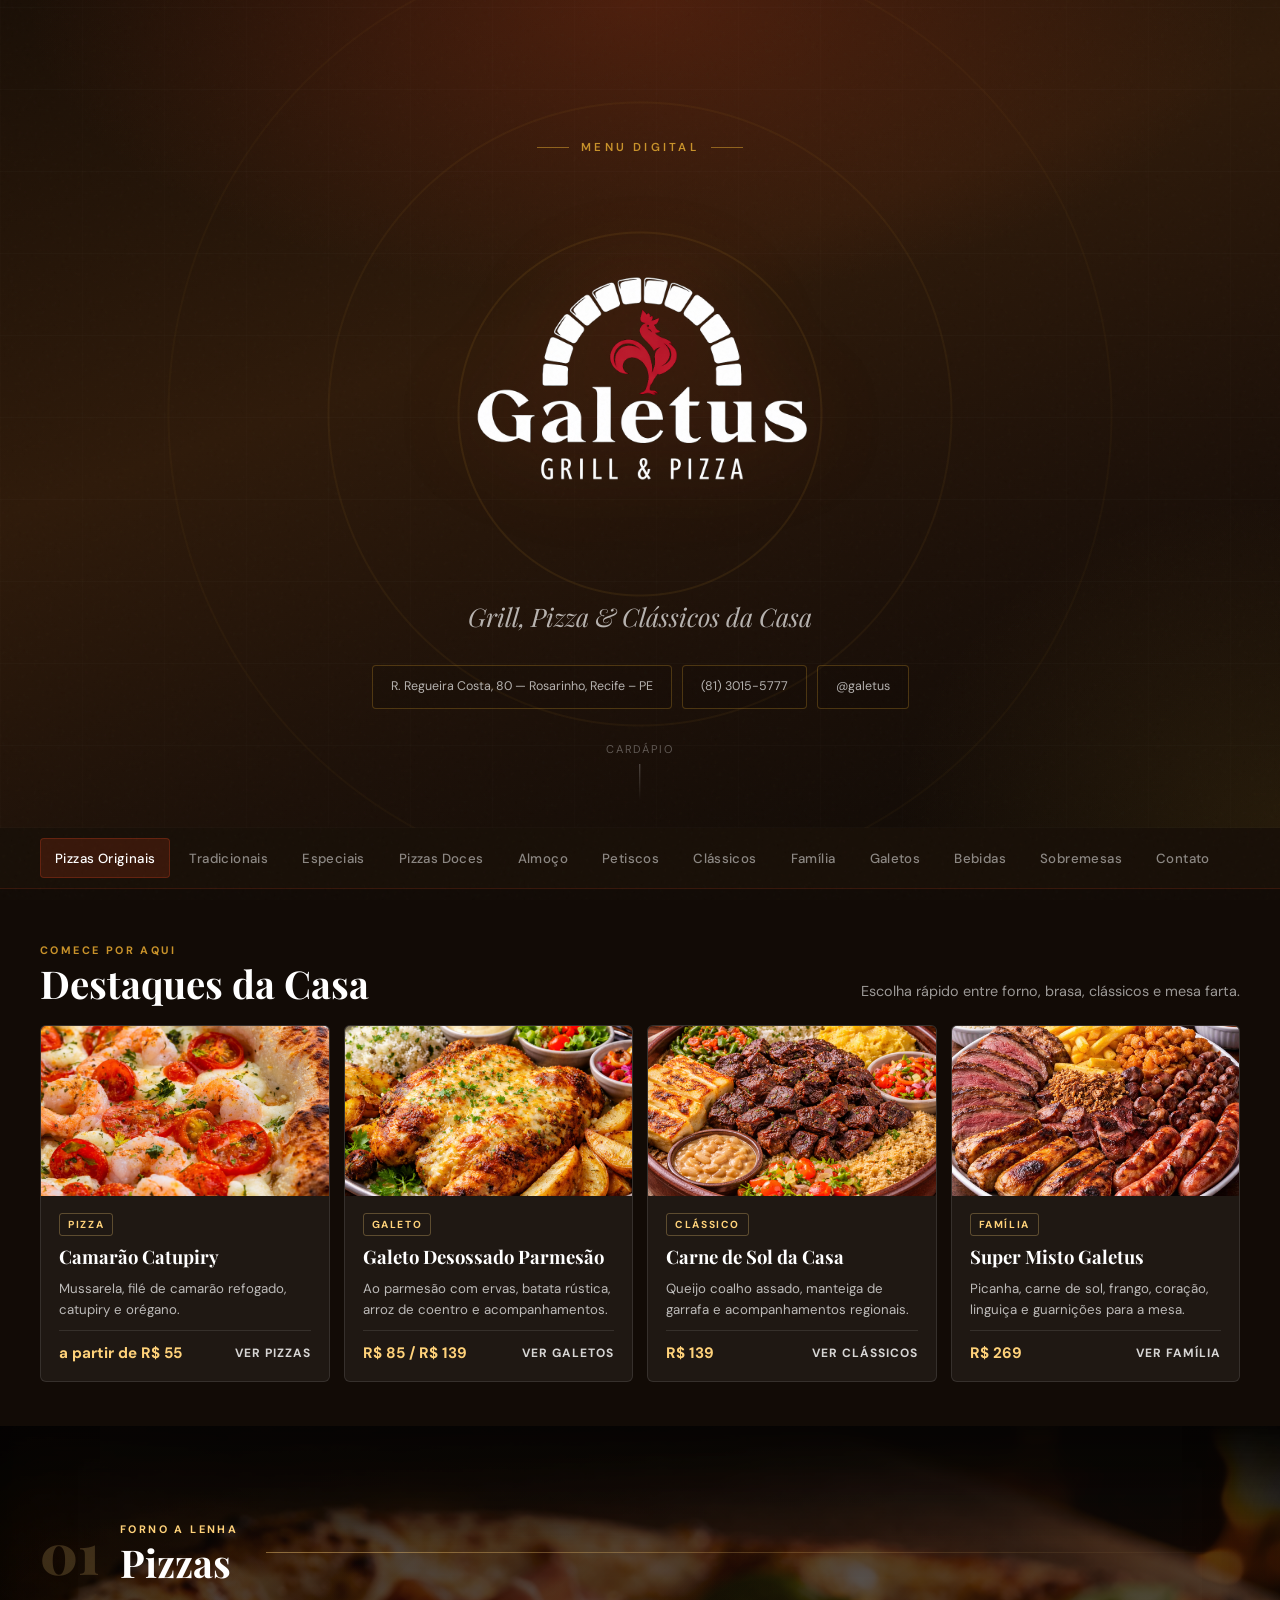
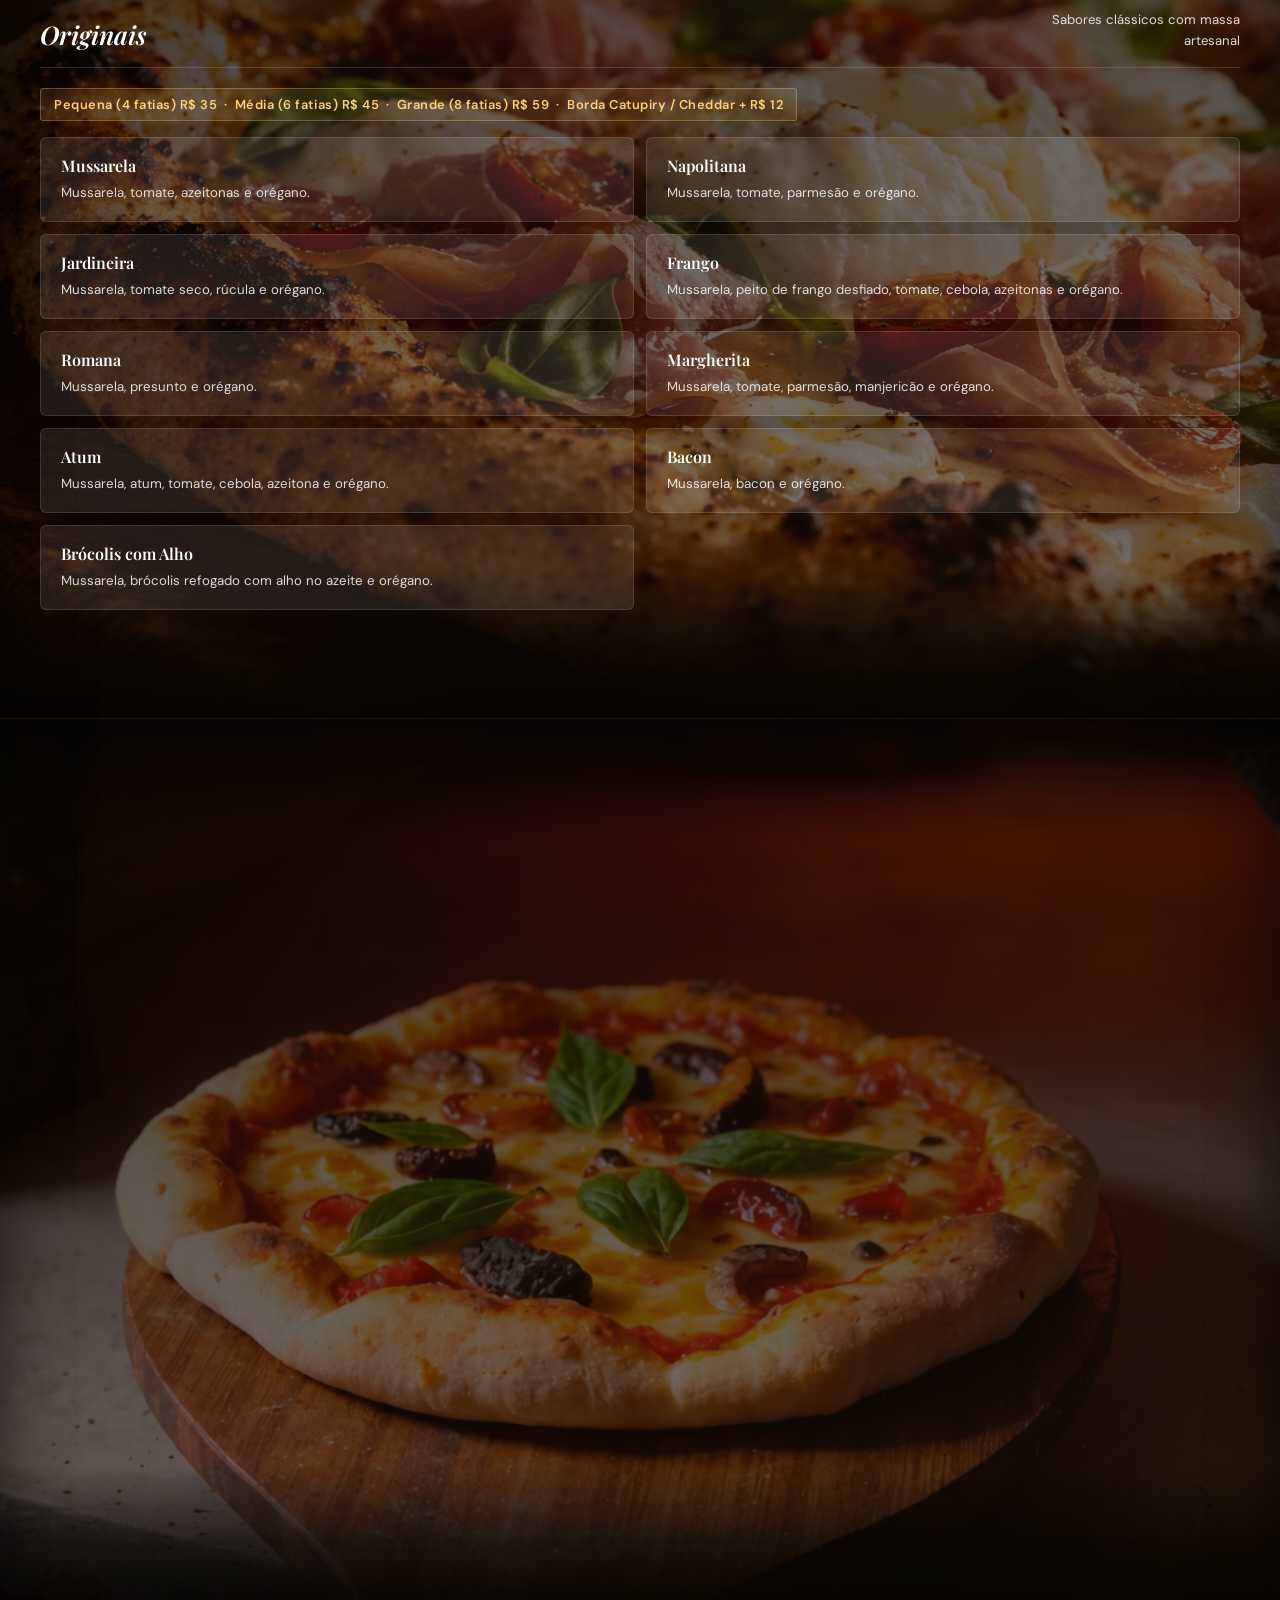
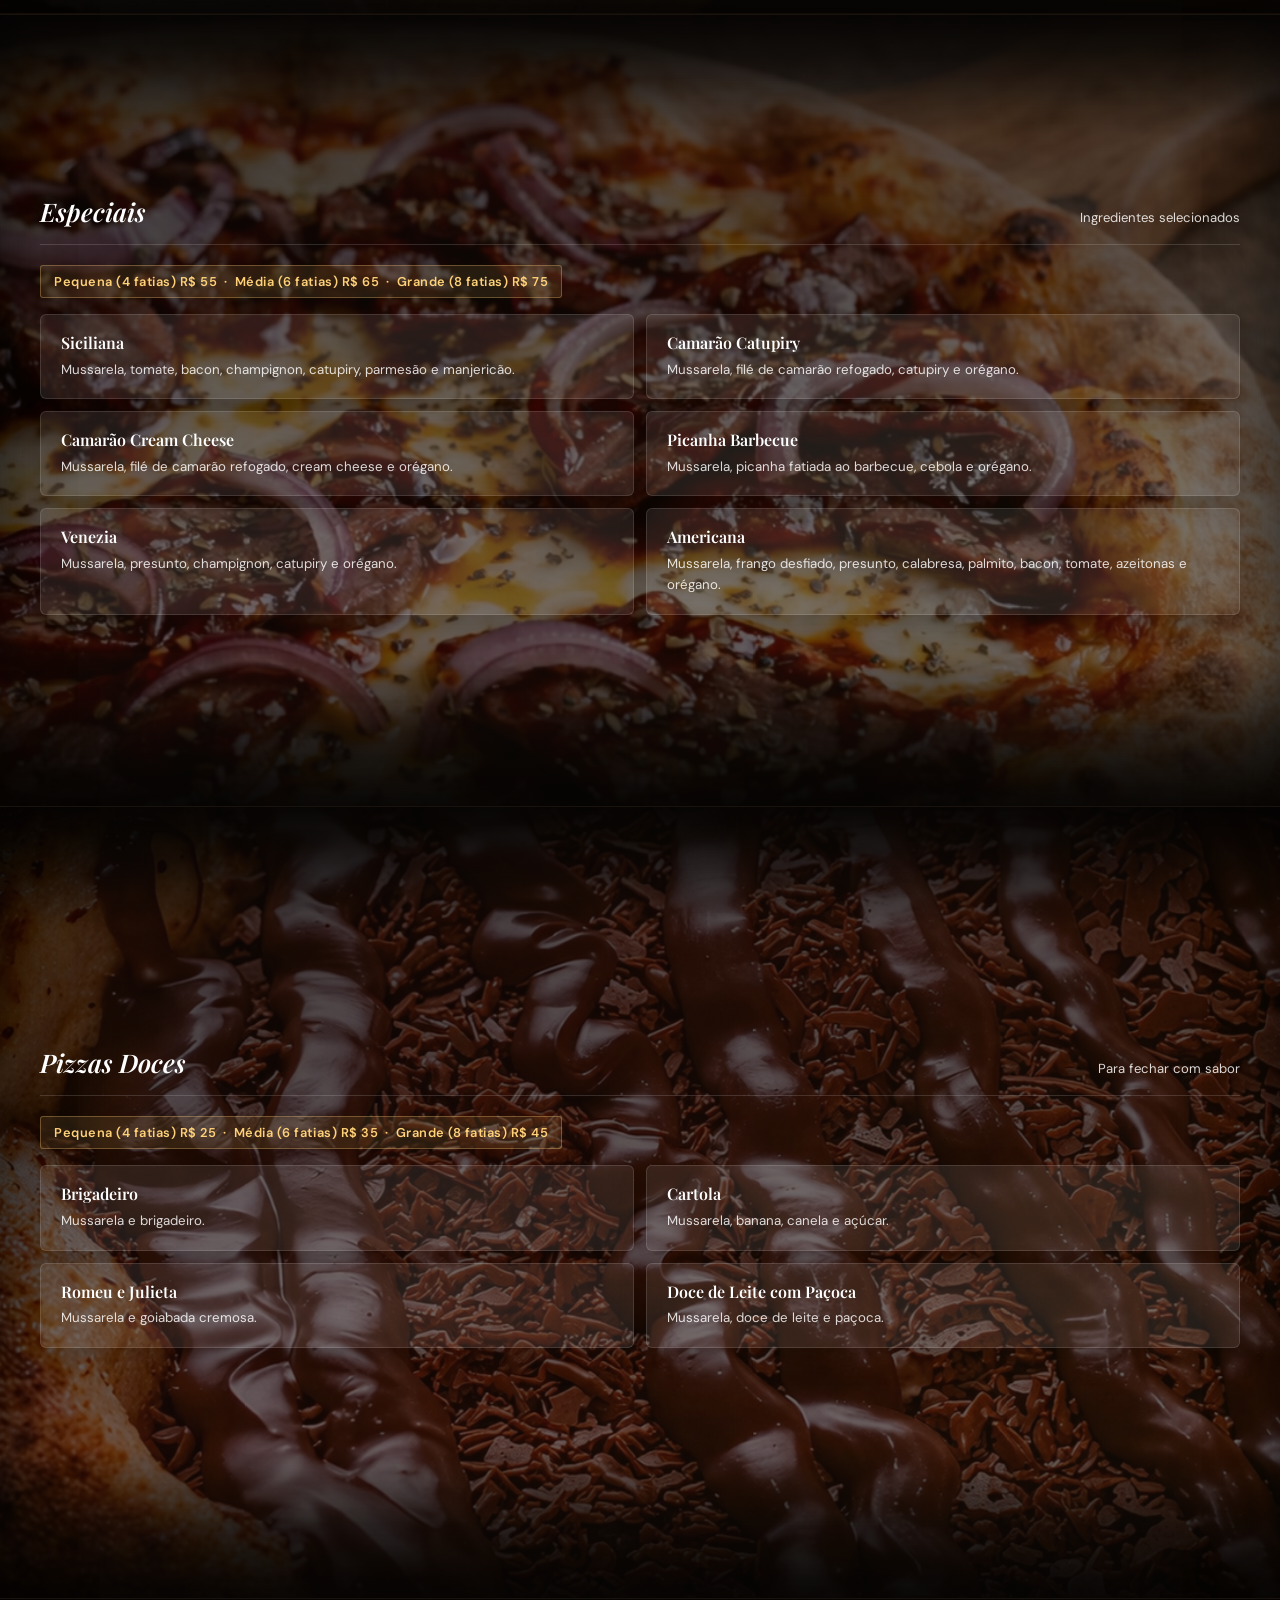
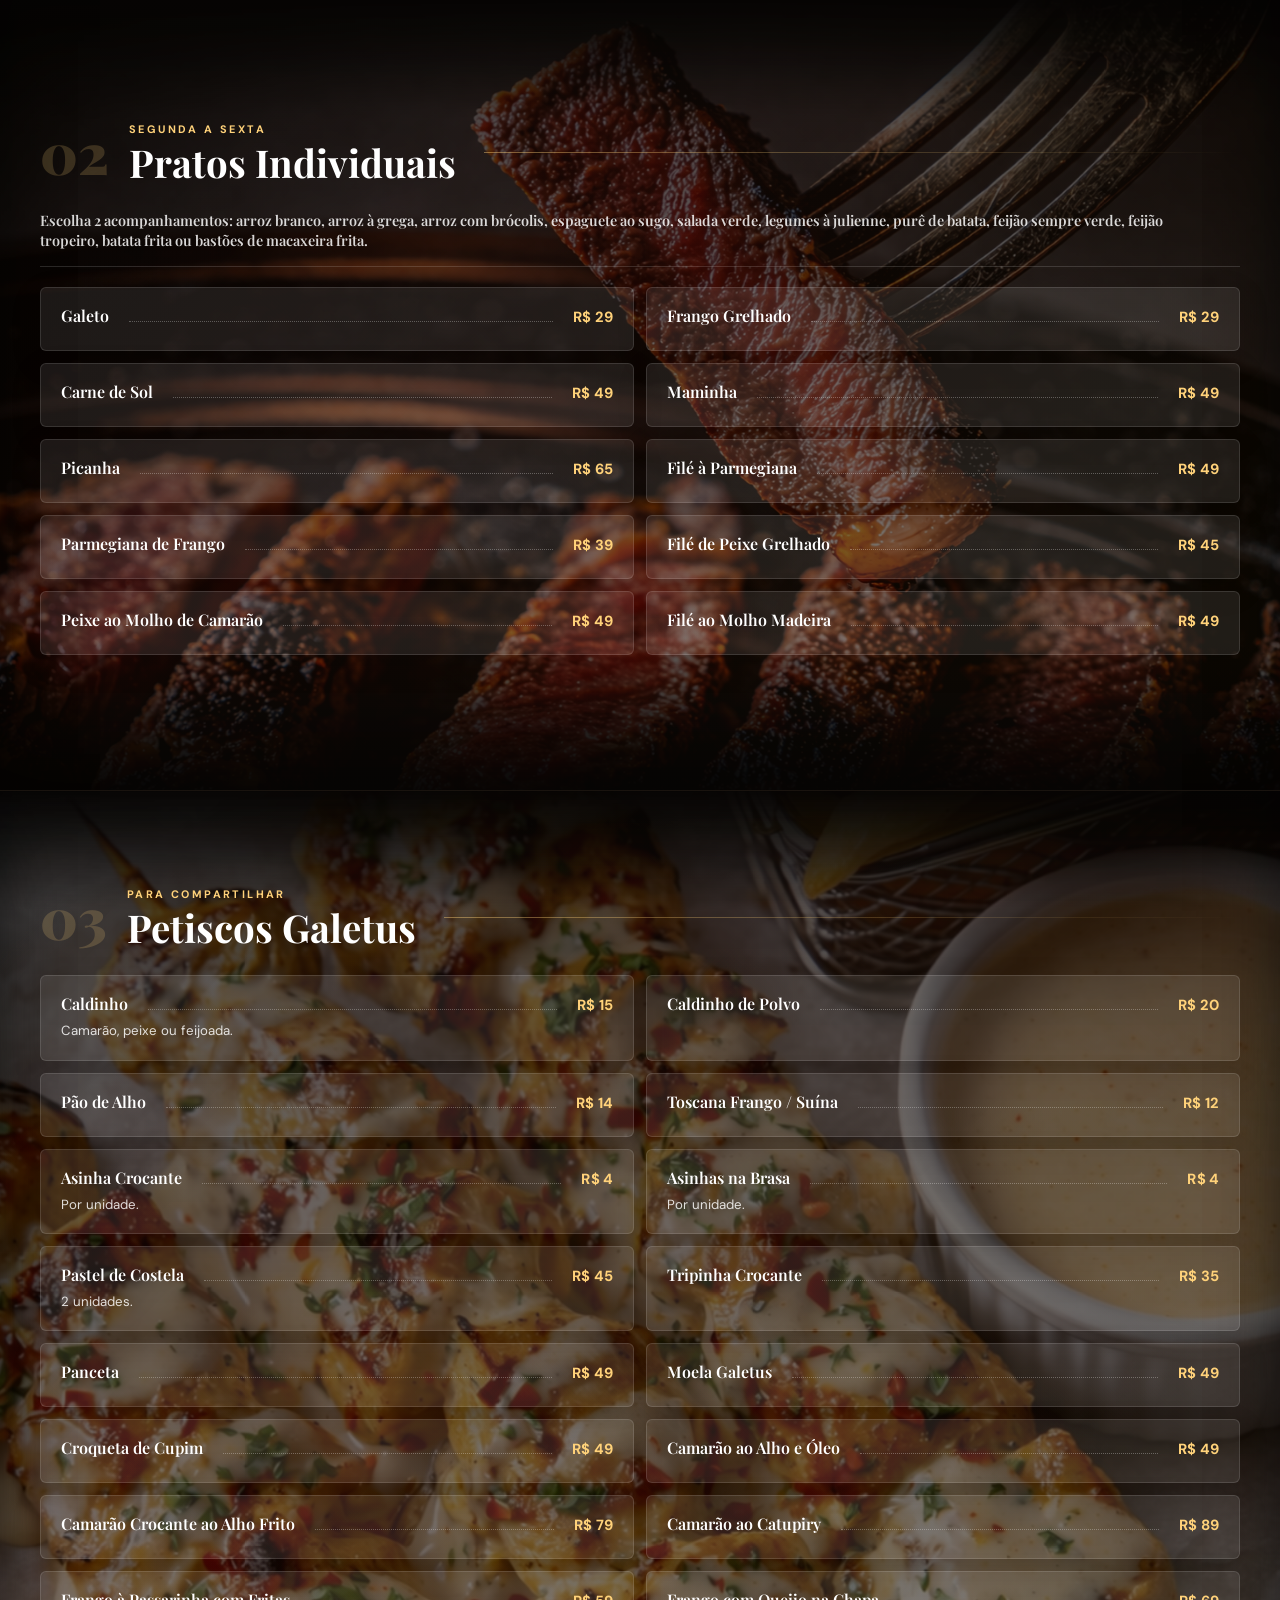
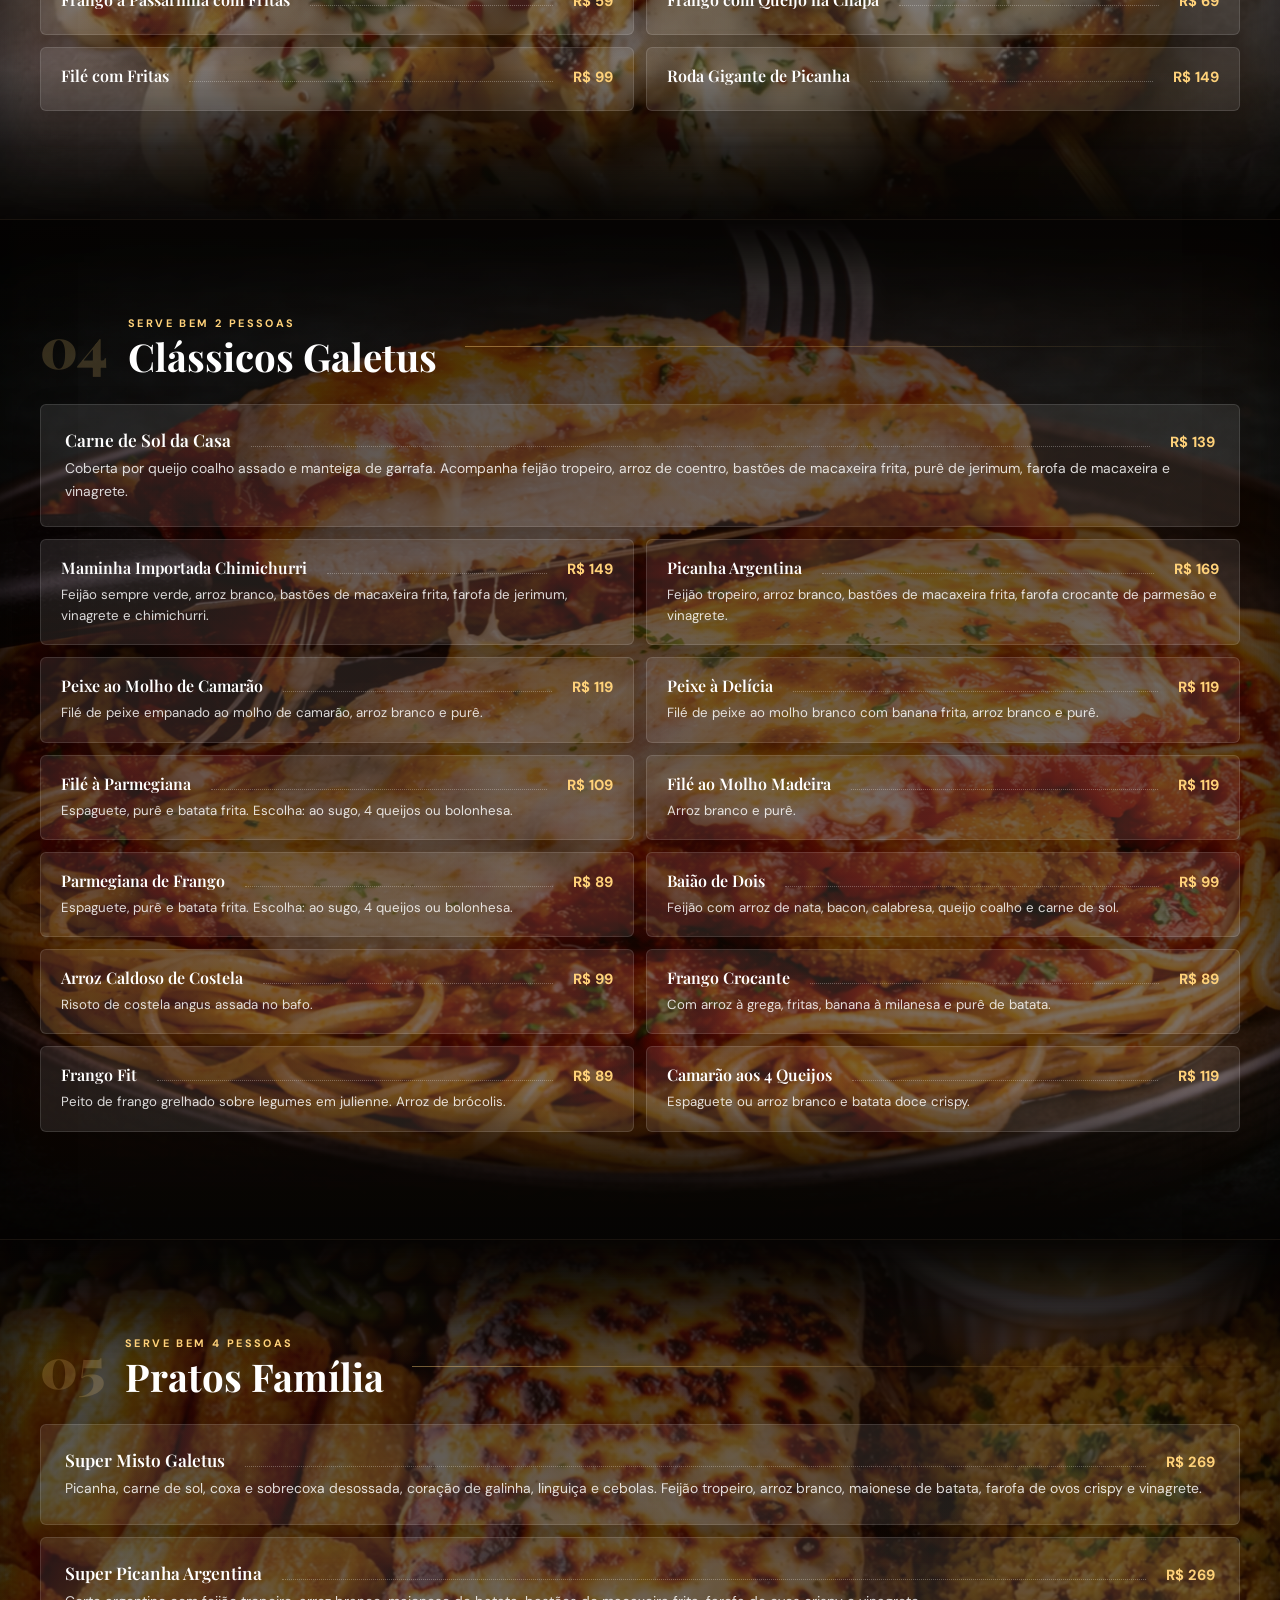
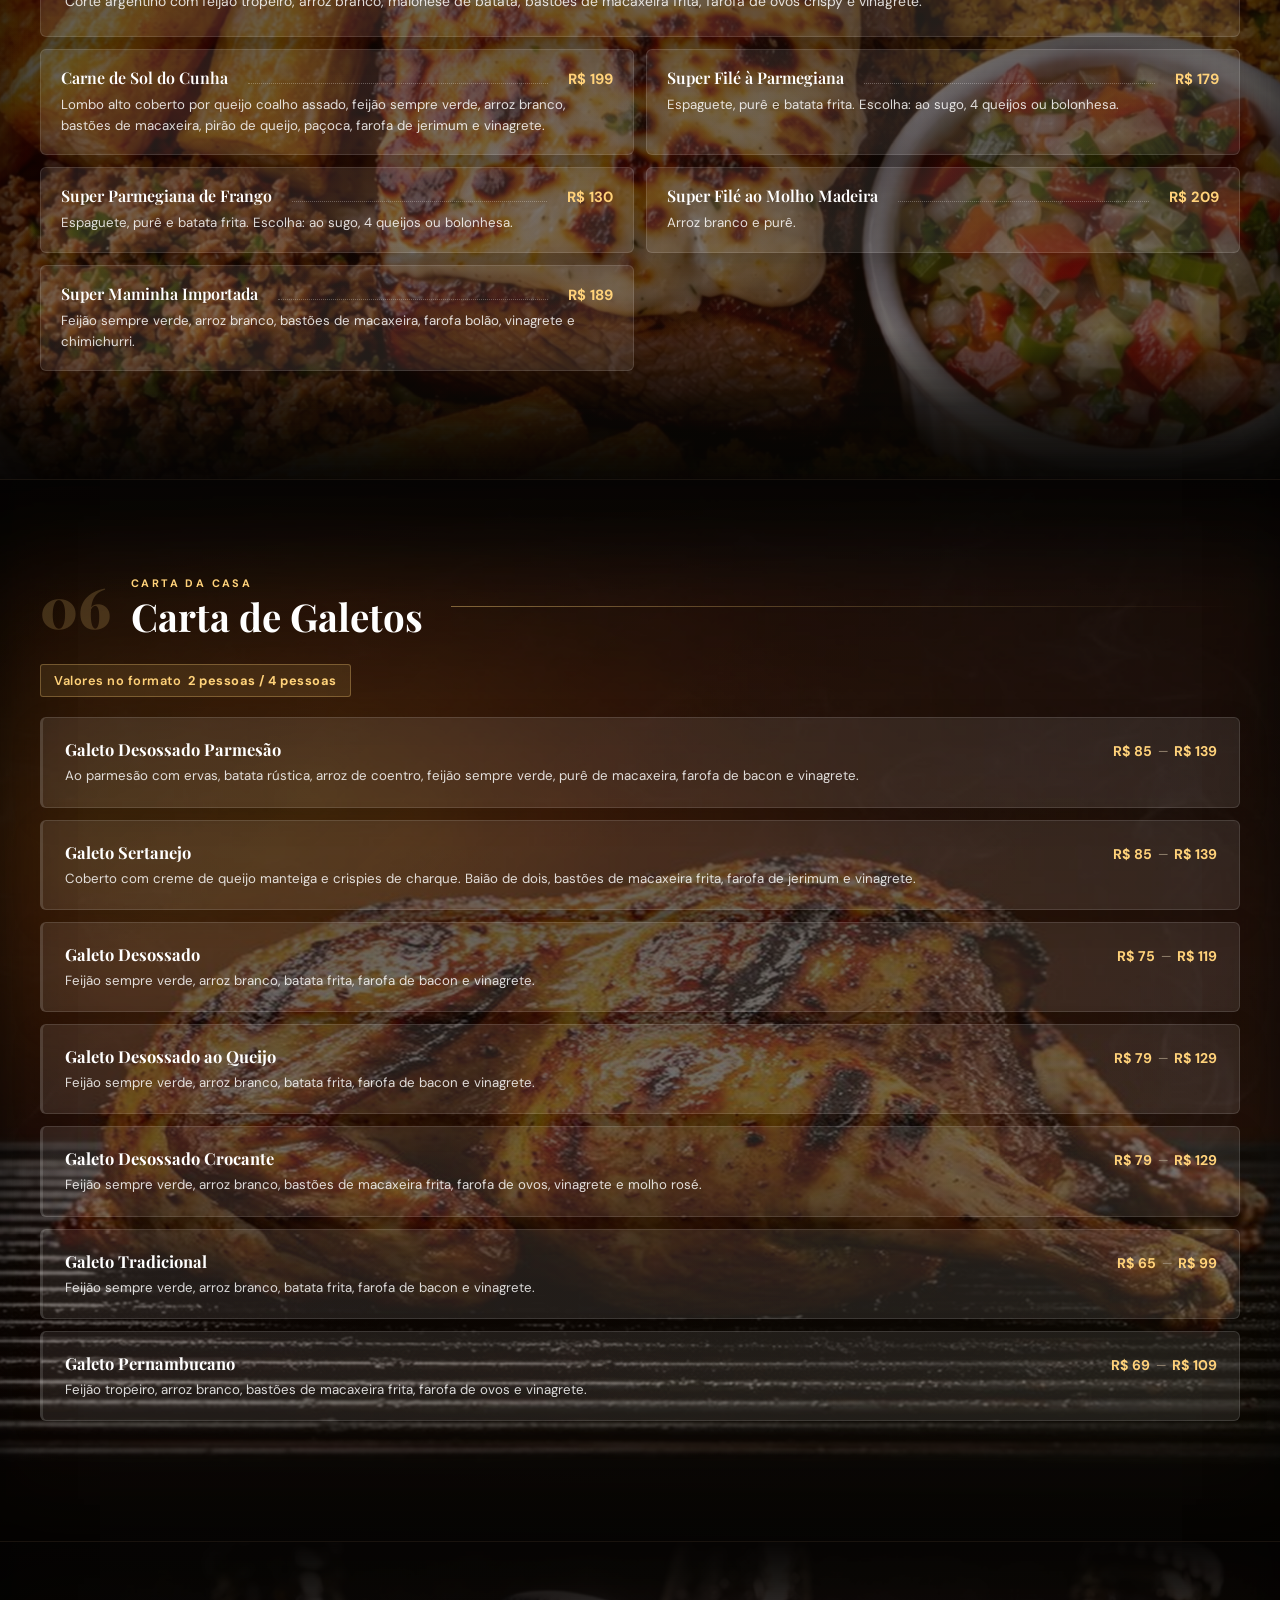
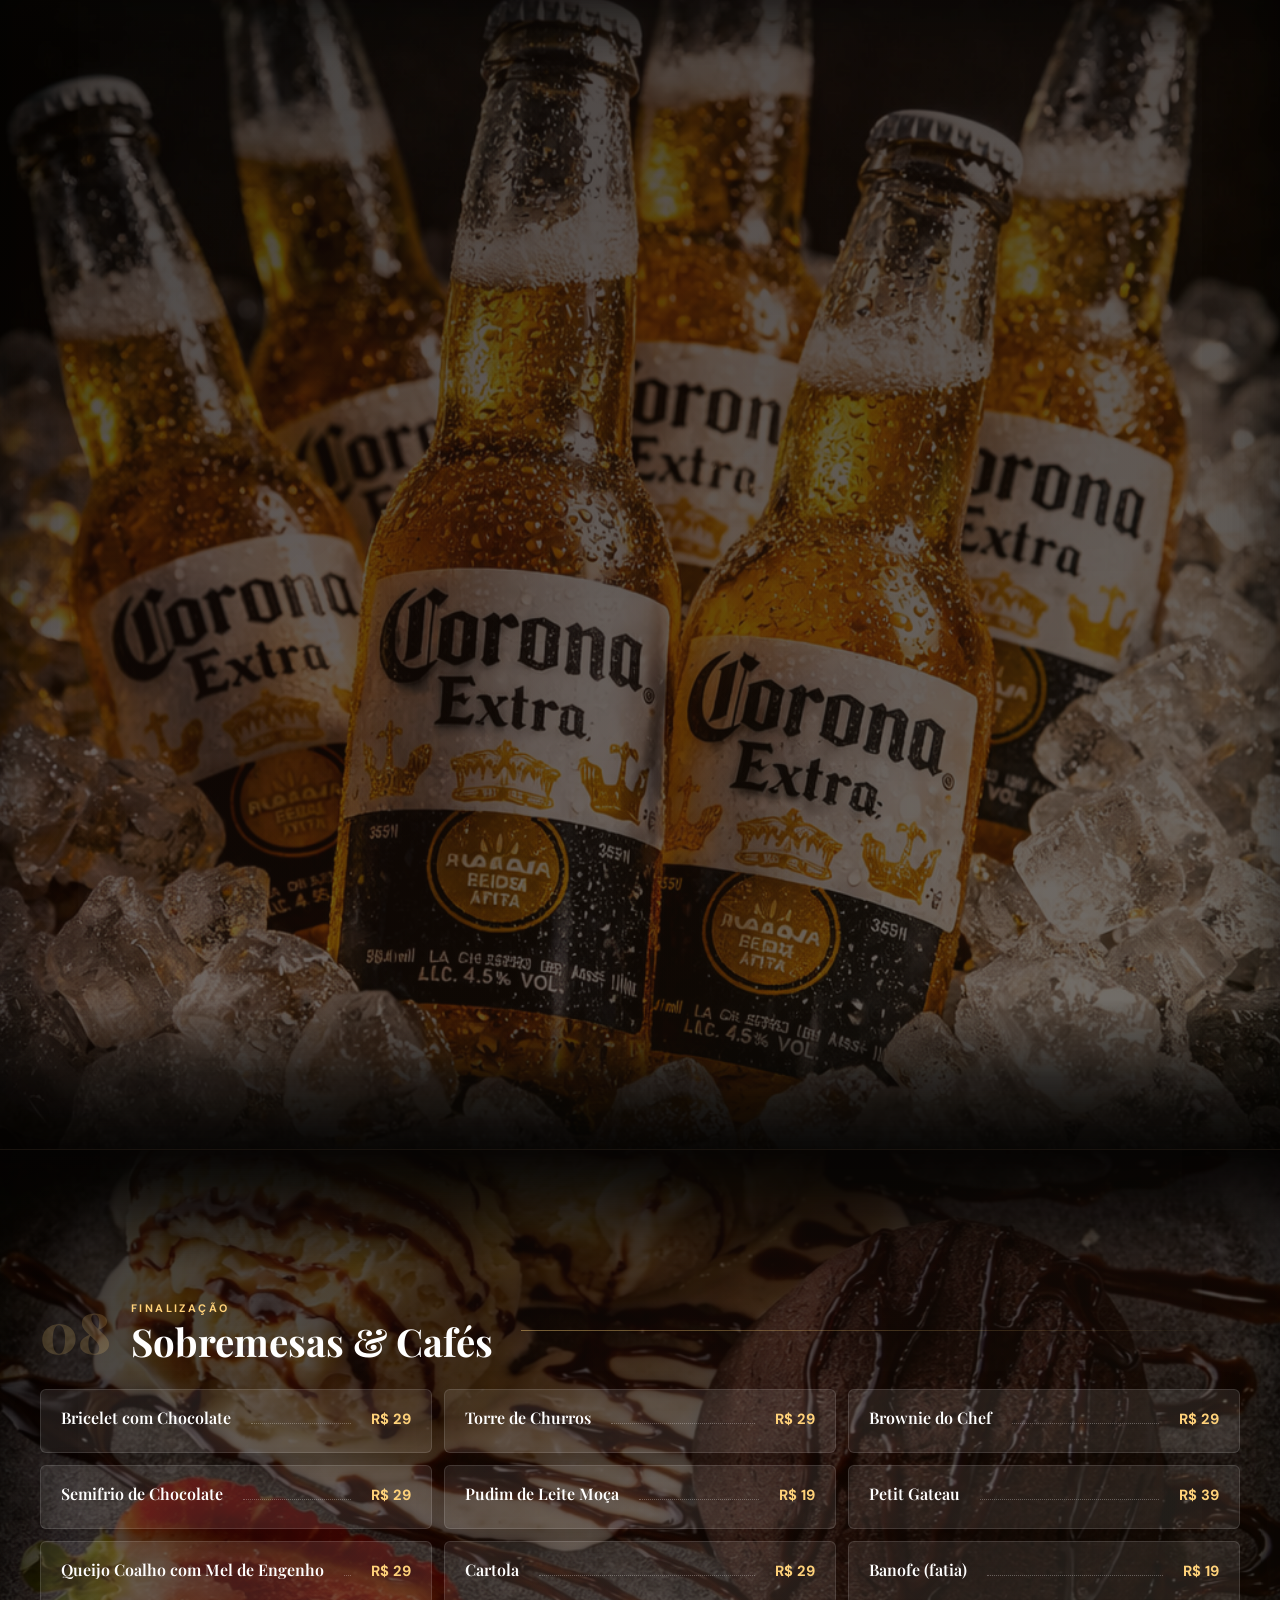
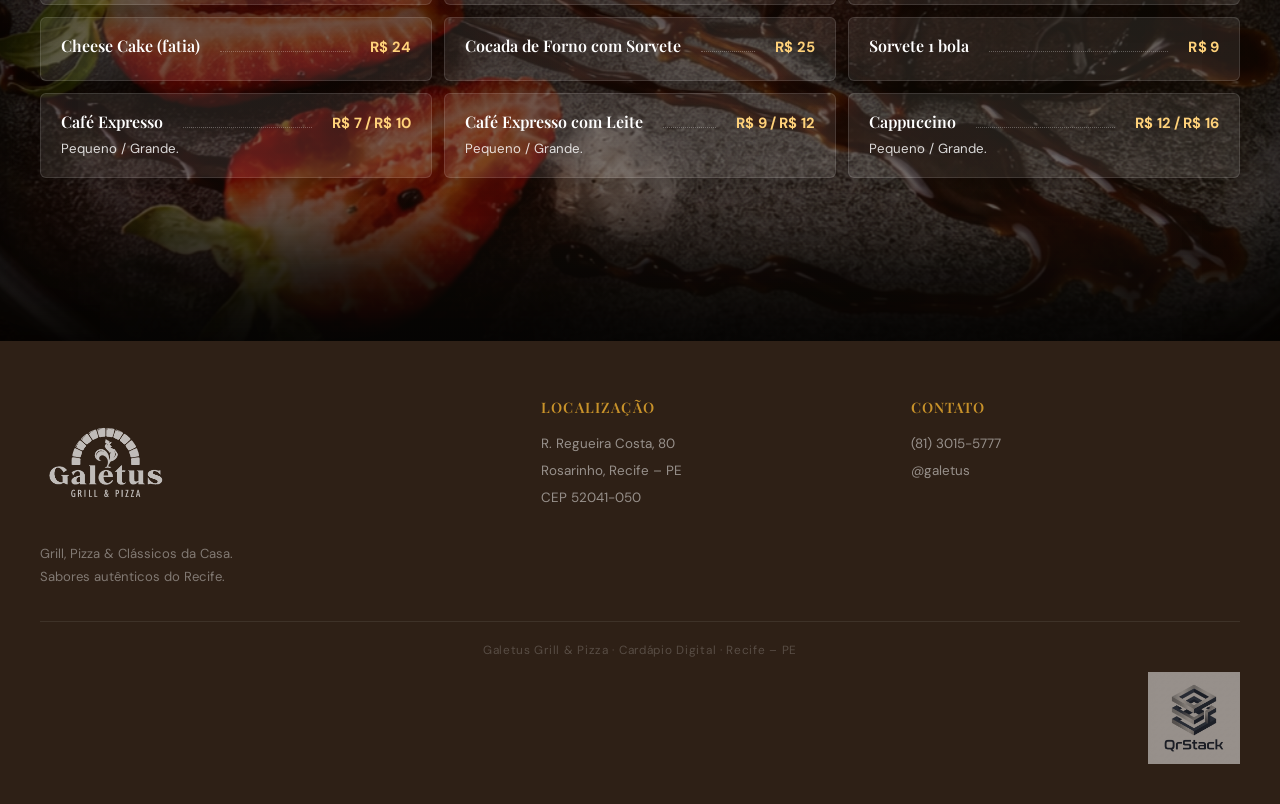
<file: index.html>
<!-- Salmos 19:14 "Que as palavras dos meus lábios e o meditar do meu coração sejam agradáveis na tua presença, SENHOR, rocha minha e redentor meu!" -->
<!DOCTYPE html>

<html lang="pt-BR">
<head>
<meta charset="utf-8"/>
<meta content="width=device-width,initial-scale=1.0" name="viewport"/>
<title>Galetus Rosarinho — Cardápio Digital</title>
<meta content="Cardápio digital do Galetus Rosarinho com pizzas, galetos, pratos clássicos, petiscos, bebidas geladas e sobremesas em Recife." name="description"/>
<meta content="#1a1008" name="theme-color"/>
<meta content="Galetus Rosarinho — Cardápio Digital" property="og:title"/>
<meta content="Pizzas, galetos, clássicos da casa, petiscos, bebidas e sobremesas do Galetus Rosarinho." property="og:description"/>
<link href="https://fonts.googleapis.com" rel="preconnect"/>
<link crossorigin="" href="https://fonts.gstatic.com" rel="preconnect"/>
<link href="https://fonts.googleapis.com/css2?family=Playfair+Display:ital,wght@0,500;0,600;0,700;0,900;1,500;1,700&amp;family=DM+Sans:wght@300;400;500;600;700&amp;display=swap" rel="stylesheet"/>
<style>
:root{
  --ink:#1a1008;
  --paper:#f8f3ec;
  --ember:#b83a1a;
  --gold:#c8922a;
  --cream:#ede5d4;
  --smoke:#2e2016;
  --ash:#7a6a56;
  --muted:#9e8e79;
  --line:rgba(184,58,26,0.15);
  --max:1200px;
}
*,*::before,*::after{box-sizing:border-box;margin:0;padding:0}
html{scroll-behavior:smooth}
body{
  font-family:'DM Sans',sans-serif;
  background:var(--paper);
  color:var(--ink);
  overflow-x:hidden;
}

/* ── NOISE TEXTURE OVERLAY ── */
body::before{
  content:'';
  position:fixed;
  inset:0;
  background-image:url("data:image/svg+xml,%3Csvg viewBox='0 0 256 256' xmlns='http://www.w3.org/2000/svg'%3E%3Cfilter id='noise'%3E%3CfeTurbulence type='fractalNoise' baseFrequency='0.9' numOctaves='4' stitchTiles='stitch'/%3E%3C/filter%3E%3Crect width='100%25' height='100%25' filter='url(%23noise)' opacity='0.04'/%3E%3C/svg%3E");
  pointer-events:none;
  z-index:1000;
  opacity:0.5;
}

a{color:inherit;text-decoration:none}
img{max-width:100%;display:block}
.wrap{width:min(var(--max),calc(100% - 40px));margin:0 auto}
.sr-only{
  position:absolute;
  width:1px;
  height:1px;
  padding:0;
  margin:-1px;
  overflow:hidden;
  clip:rect(0,0,0,0);
  white-space:nowrap;
  border:0;
}

/* ── HERO ── */
.hero{
  min-height:92svh;
  background:var(--smoke);
  position:relative;
  display:flex;
  flex-direction:column;
  overflow:hidden;
}
.hero-bg{
  position:absolute;
  inset:0;
  background:
    radial-gradient(ellipse 80% 60% at 50% 0%, rgba(184,58,26,0.28) 0%, transparent 60%),
    radial-gradient(ellipse 60% 80% at 100% 100%, rgba(200,146,42,0.12) 0%, transparent 50%),
    linear-gradient(160deg,#1a0f06 0%,#2e1a0a 40%,#1c1008 70%,#0e0905 100%);
}
.hero-lines{
  position:absolute;
  inset:0;
  background:
    radial-gradient(circle at 50% 50%, transparent 0 180px, rgba(200,146,42,.12) 181px 182px, transparent 183px 310px, rgba(200,146,42,.08) 311px 312px, transparent 313px 470px, rgba(200,146,42,.05) 471px 472px, transparent 473px),
    repeating-linear-gradient(0deg,rgba(255,255,255,0.018) 0px,rgba(255,255,255,0.018) 1px,transparent 1px,transparent 82px),
    repeating-linear-gradient(90deg,rgba(255,255,255,0.012) 0px,rgba(255,255,255,0.012) 1px,transparent 1px,transparent 82px);
  opacity:.88;
}
.hero-content{
  position:relative;
  z-index:2;
  flex:1;
  display:flex;
  flex-direction:column;
  align-items:center;
  justify-content:center;
  padding:80px 20px 60px;
  text-align:center;
}
.hero-eyebrow{
  display:inline-flex;
  align-items:center;
  gap:12px;
  font-size:0.72rem;
  font-weight:600;
  letter-spacing:0.28em;
  text-transform:uppercase;
  color:var(--gold);
  margin-bottom:32px;
}
.hero-eyebrow::before,.hero-eyebrow::after{
  content:'';display:block;width:32px;height:1px;background:var(--gold);opacity:0.6;
}
.hero-logo{
  width:clamp(200px,35vw,380px);
  height:auto;
  filter:drop-shadow(0 0 40px rgba(184,58,26,0.25));
  margin-bottom:32px;
  animation:fadeUp 1s ease both;
}
.hero-tagline{
  font-family:'Playfair Display',serif;
  font-size:clamp(1.1rem,2.2vw,1.6rem);
  font-style:italic;
  color:rgba(255,255,255,0.68);
  letter-spacing:0;
  margin-bottom:32px;
  animation:fadeUp 1s 0.2s ease both;
}
.hero-info{
  display:flex;
  flex-wrap:wrap;
  justify-content:center;
  gap:10px;
  position:relative;
  z-index:3;
  opacity:1;
  transform:none;
}
.hero-info span{
  min-height:44px;
  display:flex;
  align-items:center;
  justify-content:center;
  border:1px solid rgba(200,146,42,.30);
  border-radius:4px;
  padding:8px 18px;
  font-size:0.78rem;
  color:rgba(255,255,255,0.68);
  letter-spacing:0;
  line-height:1.35;
  background:rgba(0,0,0,.10);
}
.hero-info span+span::before{content:none}
.hero-scroll{
  position:absolute;
  bottom:28px;
  left:50%;
  transform:translateX(-50%);
  z-index:2;
  display:flex;
  flex-direction:column;
  align-items:center;
  gap:8px;
  color:rgba(255,255,255,0.3);
  font-size:0.7rem;
  letter-spacing:0.15em;
  text-transform:uppercase;
  animation:pulse 2s infinite;
}
.hero-scroll::after{
  content:'';display:block;width:1px;height:36px;
  background:linear-gradient(to bottom,rgba(255,255,255,0.3),transparent);
}

@keyframes fadeUp{from{opacity:0;transform:translateY(20px)}to{opacity:1;transform:translateY(0)}}
@keyframes pulse{0%,100%{opacity:0.3}50%{opacity:0.7}}
.fi{
  opacity:0;
  transform:translateY(18px);
  transition:opacity .55s ease,transform .55s ease;
}
.fi.in{
  opacity:1;
  transform:translateY(0);
}
@media(prefers-reduced-motion:reduce){
  .fi{opacity:1;transform:none;transition:none}
}

/* ── STICKY NAV ── */
.nav-wrap{
  position:sticky;top:0;z-index:50;
  background:rgba(26,16,8,0.96);
  backdrop-filter:blur(12px);
  border-bottom:1px solid rgba(184,58,26,0.2);
}
.nav-inner{
  width:min(var(--max),calc(100% - 40px));
  margin:0 auto;
  display:flex;
  align-items:center;
  gap:4px;
  overflow-x:auto;
  padding:10px 0;
  scrollbar-width:none;
}
.nav-inner::-webkit-scrollbar{display:none}
.nav-inner a{
  white-space:nowrap;
  padding:8px 14px;
  border-radius:4px;
  font-size:0.83rem;
  font-weight:500;
  letter-spacing:0.03em;
  color:rgba(255,255,255,0.5);
  transition:all 0.2s;
  border:1px solid transparent;
}
.nav-inner a:hover,.nav-inner a.active{
  color:#fff;
  background:rgba(184,58,26,0.2);
  border-color:rgba(184,58,26,0.35);
}

/* ── MAIN ── */
.main{padding:48px 0 80px}

/* ── CHAPTER HEADING ── */
.chapter{
  display:flex;
  align-items:center;
  gap:20px;
  padding:48px 0 28px;
}
.chapter-num{
  font-family:'Playfair Display',serif;
  font-size:3.5rem;
  font-weight:900;
  color:var(--ember);
  opacity:0.18;
  line-height:1;
  min-width:54px;
  text-align:right;
}
.chapter-text{}
.chapter-kicker{
  display:block;
  font-size:0.68rem;
  font-weight:700;
  letter-spacing:0.22em;
  text-transform:uppercase;
  color:var(--ember);
  margin-bottom:6px;
}
.chapter-title{
  font-family:'Playfair Display',serif;
  font-size:clamp(1.8rem,3vw,2.8rem);
  font-weight:700;
  line-height:1.05;
  color:var(--ink);
  letter-spacing:0;
}
.chapter-line{
  flex:1;
  height:1px;
  background:linear-gradient(to right,var(--ember),transparent);
  opacity:0.2;
  margin-left:8px;
}

/* ── SECTION BLOCK ── */
.section-block{
  margin-bottom:56px;
}
.section-intro{
  display:grid;
  grid-template-columns:1fr auto;
  align-items:end;
  gap:20px;
  margin-bottom:20px;
  padding-bottom:16px;
  border-bottom:1px solid var(--line);
}
.section-subtitle{
  font-family:'Playfair Display',serif;
  font-size:clamp(1.2rem,2vw,1.7rem);
  font-weight:600;
  font-style:italic;
  color:var(--ink);
}
.section-note{
  font-size:0.82rem;
  color:var(--muted);
  text-align:right;
  max-width:220px;
  line-height:1.55;
}
.price-badge{
  display:inline-block;
  padding:7px 13px;
  border-radius:3px;
  border:1px solid rgba(200,146,42,0.35);
  background:rgba(200,146,42,0.07);
  color:var(--gold);
  font-size:0.8rem;
  font-weight:600;
  letter-spacing:0.04em;
  margin-bottom:16px;
}

/* ── MENU GRID ── */
.grid-2{display:grid;grid-template-columns:repeat(2,1fr);gap:12px}
.grid-3{display:grid;grid-template-columns:repeat(3,1fr);gap:12px}

/* ── DESTAQUES ── */
.quick-picks{
  width:min(var(--max),calc(100% - 40px));
  margin:0 auto;
  padding:54px 0 44px;
}
.quick-heading{
  display:flex;
  align-items:end;
  justify-content:space-between;
  gap:24px;
  margin-bottom:22px;
}
.quick-kicker{
  display:block;
  color:var(--gold);
  font-size:0.68rem;
  font-weight:700;
  letter-spacing:0.22em;
  text-transform:uppercase;
  margin-bottom:6px;
}
.quick-title{
  font-family:'Playfair Display',serif;
  font-size:clamp(1.7rem,3vw,2.6rem);
  font-weight:700;
  line-height:1.05;
  color:#fff;
}
.quick-copy{
  color:rgba(255,255,255,.58);
  font-size:0.9rem;
  line-height:1.6;
  max-width:420px;
  text-align:right;
}
.pick-grid{
  display:grid;
  grid-template-columns:repeat(4,1fr);
  gap:14px;
}
.pick-card{
  min-height:100%;
  background:rgba(255,255,255,.055);
  border:1px solid rgba(255,255,255,.10);
  border-radius:6px;
  overflow:hidden;
  display:flex;
  flex-direction:column;
  transition:transform .2s, border-color .2s, background .2s;
}
.pick-card:hover{
  transform:translateY(-4px);
  background:rgba(255,255,255,.085);
  border-color:rgba(255,210,122,.32);
}
.pick-media{
  height:170px;
  background:#20130c;
  overflow:hidden;
}
.pick-media img{
  width:100%;
  height:100%;
  object-fit:cover;
  transition:transform .35s;
}
.pick-card:hover .pick-media img{transform:scale(1.05)}
.pick-body{
  padding:17px 18px 18px;
  display:flex;
  flex-direction:column;
  gap:10px;
  flex:1;
}
.pick-tag{
  align-self:flex-start;
  border:1px solid rgba(255,210,122,.28);
  color:#ffd27a;
  border-radius:3px;
  padding:4px 8px;
  font-size:0.64rem;
  font-weight:700;
  letter-spacing:0.16em;
  text-transform:uppercase;
}
.pick-name{
  font-family:'Playfair Display',serif;
  font-size:1.16rem;
  font-weight:700;
  color:#fff;
  line-height:1.22;
}
.pick-desc{
  color:rgba(255,255,255,.70);
  font-size:0.83rem;
  line-height:1.55;
  flex:1;
}
.pick-foot{
  display:flex;
  align-items:center;
  justify-content:space-between;
  gap:12px;
  border-top:1px solid rgba(255,255,255,.10);
  padding-top:12px;
}
.pick-price{
  color:#ffd27a;
  font-size:0.95rem;
  font-weight:700;
  white-space:nowrap;
}
.pick-link{
  color:rgba(255,255,255,.82);
  font-size:0.75rem;
  font-weight:700;
  letter-spacing:0.08em;
  text-transform:uppercase;
}
.pick-link:hover{color:#fff}

/* ── DISH CARD ── */
.dish{
  min-height:100%;
  padding:18px 20px;
  border:1px solid rgba(26,16,8,0.07);
  border-radius:6px;
  background:rgba(255,255,255,.94);
  box-shadow:0 2px 14px rgba(0,0,0,.04);
  transition:transform .25s,box-shadow .25s,background .25s,border-color .25s;
  position:relative;
}
.dish:hover{
  transform:translateY(-3px);
  background:#fff;
  border-color:rgba(184,58,26,.18);
  box-shadow:0 14px 34px rgba(0,0,0,.08);
}
.dish-head{
  display:flex;
  justify-content:space-between;
  align-items:baseline;
  gap:12px;
  margin-bottom:5px;
}
.dish-name{
  font-family:'Playfair Display',serif;
  font-size:1rem;
  font-weight:600;
  color:var(--ink);
  line-height:1.3;
}
.dish-dots{
  flex:1;
  border-bottom:1px dotted rgba(26,16,8,0.18);
  margin:0 8px 3px;
}
.dish-price{
  font-size:0.92rem;
  font-weight:700;
  color:var(--ember);
  white-space:nowrap;
  letter-spacing:0.01em;
}
.dish-desc{
  font-size:0.83rem;
  color:var(--ash);
  line-height:1.6;
}
/* No-price dishes (pizzas) */
.dish.no-price .dish-head{justify-content:flex-start}
.dish.no-price .dish-dots{display:none}

/* ── FEATURED DISH ── */
.dish-featured{
  grid-column:span 2;
  padding:24px 24px;
  background:linear-gradient(135deg,rgba(184,58,26,0.05),rgba(200,146,42,0.04));
  border:1px solid rgba(184,58,26,0.12);
  border-radius:6px;
}
.dish-featured .dish-name{font-size:1.08rem}
.dish-featured .dish-desc{font-size:0.87rem}

/* ── GALETOS SPECIAL ── */
.galeto-card{
  padding:20px 22px;
  border:1px solid rgba(26,16,8,0.07);
  border-left:3px solid var(--ember);
  border-radius:6px;
  margin-bottom:12px;
  background:rgba(255,255,255,.94);
  box-shadow:0 2px 14px rgba(0,0,0,.04);
  transition:transform .25s,box-shadow .25s,background .25s,border-color .25s;
}
.galeto-card:hover{
  transform:translateY(-3px);
  background:#fff;
  border-color:rgba(184,58,26,.18);
  box-shadow:0 14px 34px rgba(0,0,0,.08);
}
.galeto-top{
  display:flex;
  justify-content:space-between;
  align-items:baseline;
  gap:12px;
  margin-bottom:5px;
}
.galeto-name{
  font-family:'Playfair Display',serif;
  font-size:1.03rem;
  font-weight:700;
  color:var(--ink);
}
.galeto-prices{
  display:flex;
  align-items:center;
  gap:6px;
  flex-shrink:0;
}
.galeto-prices .p{
  font-size:0.88rem;
  font-weight:700;
  color:var(--ember);
}
.galeto-prices .sep{color:var(--muted);font-size:0.75rem}
.galeto-desc{font-size:0.83rem;color:var(--ash);line-height:1.6}

/* ── BEBIDAS GRID ── */
.beb-grid{
  display:grid;
  grid-template-columns:repeat(3,1fr);
  gap:12px;
  background:transparent;
  border:0;
}
.beb-item{
  padding:14px 16px;
  background:rgba(255,255,255,.94);
  border:1px solid rgba(26,16,8,0.07);
  border-radius:6px;
  display:flex;
  justify-content:space-between;
  align-items:center;
  gap:10px;
  box-shadow:0 2px 14px rgba(0,0,0,.04);
  transition:transform .25s,box-shadow .25s,background .25s,border-color .25s;
}
.beb-item:hover{
  transform:translateY(-3px);
  background:#fff;
  border-color:rgba(184,58,26,.18);
  box-shadow:0 14px 34px rgba(0,0,0,.08);
}
.beb-name{font-size:0.9rem;font-weight:500;color:var(--ink)}
.beb-note{font-size:0.75rem;color:var(--muted);display:block;margin-top:1px}
.beb-price{font-size:0.88rem;font-weight:700;color:var(--ember);white-space:nowrap;flex-shrink:0}

/* ── SOBREMESAS ── */
.doce-grid{
  display:grid;
  grid-template-columns:repeat(3,1fr);
  gap:12px;
}

/* ── FOOTER ── */
.footer{
  background:var(--smoke);
  color:rgba(255,255,255,0.7);
  padding:56px 0 40px;
}
.footer-inner{
  width:min(var(--max),calc(100% - 40px));
  margin:0 auto;
  display:grid;
  grid-template-columns:1.4fr 1fr 1fr;
  gap:40px;
  align-items:start;
}
.footer-brand img{
  width:130px;
  filter:brightness(0) invert(1);
  opacity:0.7;
  margin-bottom:16px;
}
.footer-brand p{font-size:0.82rem;line-height:1.75;color:rgba(255,255,255,0.4)}
.footer-col h4{
  font-family:'Playfair Display',serif;
  font-size:0.9rem;
  font-weight:600;
  color:var(--gold);
  letter-spacing:0.08em;
  text-transform:uppercase;
  margin-bottom:14px;
}
.footer-col p,.footer-col a{
  display:block;
  font-size:0.84rem;
  color:rgba(255,255,255,0.5);
  line-height:2;
  transition:color 0.15s;
}
.footer-col a:hover{color:rgba(255,255,255,0.85)}
.footer-bottom{
  width:min(var(--max),calc(100% - 40px));
  margin:32px auto 0;
  padding-top:20px;
  border-top:1px solid rgba(255,255,255,0.08);
  font-size:0.74rem;
  color:rgba(255,255,255,0.2);
  text-align:center;
  letter-spacing:0.06em;
}
.footer-signature{
  width:min(var(--max),calc(100% - 40px));
  margin:14px auto 0;
  display:flex;
  justify-content:flex-end;
}
.footer-signature img{
  width:92px;
  height:auto;
  opacity:0.5;
  transition:opacity .2s ease,transform .2s ease;
}
.footer-signature img:hover{
  opacity:0.72;
  transform:translateY(-1px);
}

/* ── RESPONSIVE ── */
@media(max-width:768px){
  .grid-2,.grid-3,.doce-grid,.beb-grid,.pick-grid{grid-template-columns:1fr}
  .hero{min-height:94svh}
  .hero-content{padding:62px 20px 48px}
  .hero-logo{width:230px}
  .hero-tagline{margin-bottom:22px}
  .hero-info{
    width:100%;
    max-width:330px;
    flex-direction:column;
    align-items:stretch;
  }
  .hero-info span{
    width:100%;
    min-height:40px;
    padding:8px 12px;
    font-size:.72rem;
    overflow-wrap:anywhere;
  }
  .quick-picks{width:calc(100% - 28px);padding:40px 0 34px}
  .quick-heading{display:block}
  .quick-copy{text-align:left;margin-top:10px;max-width:none}
  .pick-media{height:190px}
  .dish-featured{grid-column:span 1}
  .section-intro{grid-template-columns:1fr;gap:8px}
  .section-note{text-align:left;max-width:none}
  .footer-inner{grid-template-columns:1fr}
  .footer-signature{justify-content:center;margin-top:18px}
  .footer-signature img{width:84px}
  .chapter{gap:12px}
  .chapter-num{font-size:2.5rem;min-width:38px}
}
@media(min-width:769px) and (max-width:1024px){
  .beb-grid,.doce-grid,.pick-grid{grid-template-columns:repeat(2,1fr)}
}

/* ===== REWORK: fotos de fundo por categoria ===== */
.main > .wrap{
  width:100%;
  max-width:none;
  margin:0;
}
.photo-category{
  position:relative;
  width:100vw;
  margin-left:calc(50% - 50vw);
  margin-right:calc(50% - 50vw);
  min-height:clamp(760px,88svh,980px);
  overflow:hidden;
  border-radius:0;
  background:#120b06;
  display:flex;
  align-items:center;
  contain:paint;
}
.photo-category + .category-transition{
  margin-top:-2px;
}
.photo-bg{
  position:absolute;
  inset:0;
  background-size:cover;
  background-position:center center;
  background-repeat:no-repeat;
  transform:scale(1.015);
  z-index:0;
  opacity:0;
  transition:opacity .35s ease;
  will-change:opacity;
}
.photo-bg.is-loaded{
  opacity:1;
}
.photo-overlay{
  position:absolute;
  inset:0;
  z-index:1;
  background:
    linear-gradient(180deg, rgba(8,6,4,.86) 0%, rgba(8,6,4,.62) 22%, rgba(8,6,4,.80) 100%),
    linear-gradient(135deg, rgba(0,0,0,.24), rgba(184,58,26,.12) 38%, rgba(200,146,42,.09));
}
.photo-inner{
  position:relative;
  z-index:2;
  width:min(var(--max),calc(100% - 40px));
  margin:0 auto;
  padding:88px 0 96px;
}
.category-transition{
  width:100vw;
  margin-left:calc(50% - 50vw);
  margin-right:calc(50% - 50vw);
  height:84px;
  background:
    linear-gradient(to bottom,
      rgba(248,243,236,0) 0%,
      rgba(184,58,26,.08) 24%,
      rgba(16,10,7,.16) 50%,
      rgba(184,58,26,.08) 76%,
      rgba(248,243,236,0) 100%);
  filter:blur(12px);
}
.photo-category .chapter,
.photo-category .section-block{
  margin-bottom:0;
}
.photo-category .chapter{
  padding-top:0;
}
.photo-category .chapter-title,
.photo-category .section-subtitle,
.photo-category .dish-name,
.photo-category .galeto-name,
.photo-category .beb-name{
  color:#fff !important;
}
.photo-category .chapter-kicker,
.photo-category .chapter-num,
.photo-category .dish-price,
.photo-category .beb-price,
.photo-category .galeto-prices .p{
  color:#ffd27a !important;
}
.photo-category .chapter-line{
  background:linear-gradient(to right, rgba(255,210,122,.95), transparent) !important;
  opacity:.45 !important;
}
.photo-category .section-note,
.photo-category .dish-desc,
.photo-category .galeto-desc,
.photo-category .beb-note,
.photo-category .section-intro p{
  color:rgba(255,255,255,.84) !important;
}
.photo-category .section-intro{
  border-bottom:1px solid rgba(255,255,255,.14) !important;
}
.photo-category .dish,
.photo-category .beb-item,
.photo-category .galeto-card,
.photo-category .dish-featured{
  background:rgba(255,255,255,.085) !important;
  border-color:rgba(255,255,255,.12) !important;
  box-shadow:0 10px 30px rgba(0,0,0,.16) !important;
}
.photo-category .dish:hover,
.photo-category .beb-item:hover,
.photo-category .galeto-card:hover{
  background:rgba(255,255,255,.13) !important;
  border-color:rgba(255,210,122,.26) !important;
}
.photo-category .dish-dots{
  border-bottom:1px dotted rgba(255,255,255,.28) !important;
}
.photo-category .price-badge{
  background:rgba(255,210,122,.10) !important;
  border-color:rgba(255,210,122,.30) !important;
  color:#ffd27a !important;
}
.photo-category .beb-grid{
  background:transparent !important;
  border-color:transparent !important;
}
.photo-category .section-block{
  padding:0;
}
@media(max-width:768px){
  .photo-inner{
    width:calc(100% - 28px);
    padding:64px 0 72px;
  }
  .category-transition{height:58px}
}

/* ── TRANSIÇÃO SUAVE SEM ESCONDER CONTEÚDO ── */
body{
  background:#120b06 !important;
}
.main{
  padding:0 !important;
  background:#120b06 !important;
}
.main > .wrap{
  background:#120b06 !important;
}
.photo-category{
  margin:0 !important;
  position:relative;
  z-index:1;
}
.photo-category + .photo-category{
  border-top:1px solid rgba(255,255,255,0.03);
}
.photo-bg{
  z-index:0 !important;
}
.photo-overlay{
  z-index:1 !important;
  background:
    linear-gradient(to bottom,
      rgba(8,6,4,0.985) 0px,
      rgba(8,6,4,0.90) 36px,
      rgba(8,6,4,0.68) 120px,
      rgba(8,6,4,0.56) calc(100% - 150px),
      rgba(8,6,4,0.84) calc(100% - 72px),
      rgba(8,6,4,0.97) 100%
    ),
    linear-gradient(135deg, rgba(0,0,0,.28), rgba(184,58,26,.12) 38%, rgba(200,146,42,.10)) !important;
  box-shadow:
    inset 0 42px 70px rgba(0,0,0,.34),
    inset 0 -42px 70px rgba(0,0,0,.40);
}
.photo-inner{
  position:relative;
  z-index:3 !important;
  padding-top:96px !important;
  padding-bottom:108px !important;
}
@media(max-width:768px){
  .photo-category{
    min-height:820px;
  }
  .photo-inner{
    padding-top:68px !important;
    padding-bottom:78px !important;
  }
}

/* Mobile polish */
html{
  scroll-padding-top:84px;
}
[id]{
  scroll-margin-top:84px;
}
body{
  -webkit-text-size-adjust:100%;
}
.nav-inner{
  -webkit-overflow-scrolling:touch;
  scroll-snap-type:x proximity;
}
.nav-inner a{
  min-height:40px;
  display:inline-flex;
  align-items:center;
  scroll-snap-align:start;
}
@media(max-width:768px){
  .nav-inner{
    width:calc(100% - 24px);
    gap:8px;
    padding:10px 0 12px;
  }
  .nav-inner a{
    padding:10px 14px;
    font-size:0.8rem;
    background:rgba(255,255,255,.03);
    border-color:rgba(255,255,255,.06);
  }
  .hero{
    min-height:auto;
  }
  .hero-content{
    padding:58px 18px 72px;
  }
  .hero-logo{
    width:min(220px,72vw);
    margin-bottom:24px;
  }
  .hero-tagline{
    font-size:1rem;
    line-height:1.45;
  }
  .hero-info{
    max-width:none;
    gap:8px;
  }
  .hero-info span{
    border-radius:12px;
    padding:10px 12px;
  }
  .quick-picks{
    width:100%;
    padding:34px 0 26px 14px;
  }
  .quick-heading{
    display:block;
    padding-right:14px;
    margin-bottom:18px;
  }
  .quick-title{
    font-size:clamp(1.5rem,8vw,2rem);
  }
  .quick-copy{
    font-size:0.88rem;
    line-height:1.55;
  }
  .pick-grid{
    grid-template-columns:none;
    grid-auto-flow:column;
    grid-auto-columns:minmax(270px,84vw);
    overflow-x:auto;
    gap:12px;
    padding:2px 14px 10px 0;
    scrollbar-width:none;
    scroll-snap-type:x mandatory;
    overscroll-behavior-x:contain;
  }
  .pick-grid::-webkit-scrollbar{
    display:none;
  }
  .pick-card{
    scroll-snap-align:start;
  }
  .pick-media{
    height:176px;
  }
  .pick-body{
    padding:16px;
  }
  .pick-foot{
    flex-direction:column;
    align-items:flex-start;
    gap:8px;
  }
  .chapter{
    align-items:flex-end;
    gap:10px;
    padding:34px 0 18px;
  }
  .chapter-line{
    display:none;
  }
  .chapter-num{
    font-size:2.15rem;
    min-width:auto;
  }
  .chapter-title{
    font-size:clamp(1.55rem,8vw,2.1rem);
    line-height:1.08;
  }
  .chapter-kicker{
    letter-spacing:0.18em;
  }
  .section-block{
    margin-bottom:34px;
  }
  .section-intro{
    gap:10px;
    margin-bottom:16px;
    padding-bottom:14px;
  }
  .section-subtitle{
    font-size:1.25rem;
    line-height:1.15;
  }
  .section-note{
    font-size:0.84rem;
    line-height:1.55;
  }
  .price-badge{
    display:block;
    width:100%;
    padding:11px 13px;
    line-height:1.65;
    white-space:normal;
  }
  .photo-category{
    min-height:auto;
  }
  .photo-inner{
    width:calc(100% - 24px);
    padding-top:56px !important;
    padding-bottom:64px !important;
  }
  .photo-overlay{
    background:
      linear-gradient(to bottom,
        rgba(8,6,4,0.985) 0px,
        rgba(8,6,4,0.92) 30px,
        rgba(8,6,4,0.74) 112px,
        rgba(8,6,4,0.58) calc(100% - 128px),
        rgba(8,6,4,0.84) calc(100% - 64px),
        rgba(8,6,4,0.97) 100%
      ),
      linear-gradient(135deg, rgba(0,0,0,.34), rgba(184,58,26,.14) 42%, rgba(200,146,42,.10)) !important;
  }
  .grid-2,.grid-3,.doce-grid,.beb-grid{
    gap:10px;
  }
  .dish,
  .galeto-card,
  .beb-item{
    padding:16px;
    border-radius:14px;
  }
  .dish-head{
    flex-wrap:wrap;
    align-items:flex-start;
    gap:8px;
    margin-bottom:0;
  }
  .dish-dots{
    display:none;
  }
  .dish-name,
  .galeto-name,
  .beb-name{
    font-size:1.02rem;
    line-height:1.3;
  }
  .dish-price,
  .beb-price{
    display:inline-flex;
    align-items:center;
    justify-content:center;
    padding:4px 10px;
    border-radius:999px;
    border:1px solid rgba(184,58,26,.18);
    background:rgba(184,58,26,.10);
  }
  .photo-category .dish-price,
  .photo-category .beb-price{
    border-color:rgba(255,210,122,.28) !important;
    background:rgba(255,210,122,.12) !important;
  }
  .dish-desc,
  .galeto-desc,
  .beb-note{
    margin-top:8px;
    font-size:0.86rem;
    line-height:1.62;
  }
  .galeto-top{
    flex-direction:column;
    align-items:flex-start;
    gap:10px;
    margin-bottom:0;
  }
  .galeto-prices{
    flex-wrap:wrap;
    gap:8px;
  }
  .galeto-prices .p{
    display:inline-flex;
    align-items:center;
    justify-content:center;
    min-height:32px;
    padding:4px 10px;
    border-radius:999px;
    background:rgba(184,58,26,.10);
    border:1px solid rgba(184,58,26,.18);
  }
  .photo-category .galeto-prices .p{
    background:rgba(255,210,122,.12) !important;
    border:1px solid rgba(255,210,122,.28);
  }
  .galeto-prices .sep{
    display:none;
  }
  .beb-item{
    flex-direction:column;
    align-items:flex-start;
    gap:10px;
  }
  .beb-item > div{
    width:100%;
  }
  .beb-price{
    white-space:normal;
    align-self:flex-start;
  }
  .footer{
    padding:44px 0 22px;
  }
  .footer-inner{
    gap:22px;
  }
  .footer-col a,
  .footer-col p,
  .footer-brand p{
    font-size:0.86rem;
    line-height:1.65;
  }
}
@media(max-width:420px){
  html{
    scroll-padding-top:78px;
  }
  [id]{
    scroll-margin-top:78px;
  }
  .hero-content{
    padding:52px 16px 66px;
  }
  .nav-inner{
    width:calc(100% - 20px);
  }
  .quick-picks{
    padding-left:10px;
  }
  .quick-heading,
  .pick-grid{
    padding-right:10px;
  }
  .pick-grid{
    grid-auto-columns:minmax(252px,86vw);
  }
  .photo-inner{
    width:calc(100% - 20px);
  }
}
@media(max-width:1024px),(pointer:coarse){
  body::before{
    content:none;
  }
  .nav-wrap{
    backdrop-filter:none;
    background:rgba(26,16,8,0.98);
  }
  .hero-logo,
  .hero-tagline,
  .hero-scroll{
    animation:none;
  }
  .photo-overlay{
    box-shadow:
      inset 0 24px 42px rgba(0,0,0,.24),
      inset 0 -24px 42px rgba(0,0,0,.30);
  }
  .photo-category .dish,
  .photo-category .beb-item,
  .photo-category .galeto-card,
  .photo-category .dish-featured{
    box-shadow:0 6px 20px rgba(0,0,0,.12) !important;
  }
}
</style>
</head>
<body>
<!-- HERO -->
<section class="hero">
<div class="hero-bg"></div>
<div class="hero-lines"></div>
<div class="hero-content">
<div class="hero-eyebrow">Menu Digital</div>
<img alt="Galetus Grill &amp; Pizza" class="hero-logo" src="assets/galetus/galetus-logo.png"/>
<h1 class="sr-only">Galetus Rosarinho — Cardápio Digital</h1>
<p class="hero-tagline">Grill, Pizza &amp; Clássicos da Casa</p>
<div class="hero-info">
<span>R. Regueira Costa, 80 — Rosarinho, Recife – PE</span>
<span>(81) 3015-5777</span>
<span>@galetus</span>
</div>
</div>
<div class="hero-scroll">Cardápio</div>
</section>
<!-- NAV -->
<div class="nav-wrap">
<nav aria-label="Categorias" class="nav-inner">
<a class="active" href="#pizzas-originais">Pizzas Originais</a>
<a href="#pizzas-tradicionais">Tradicionais</a>
<a href="#pizzas-especiais">Especiais</a>
<a href="#pizzas-doces">Pizzas Doces</a>
<a href="#individuais">Almoço</a>
<a href="#petiscos">Petiscos</a>
<a href="#classicos">Clássicos</a>
<a href="#familia">Família</a>
<a href="#galetos">Galetos</a>
<a href="#bebidas">Bebidas</a>
<a href="#sobremesas">Sobremesas</a>
<a href="#contato">Contato</a>
</nav>
</div>
<!-- MAIN -->
<main class="main">
<div class="wrap">
<section aria-labelledby="destaques-title" class="quick-picks">
<div class="quick-heading">
<div>
<span class="quick-kicker">Comece por aqui</span>
<h2 class="quick-title" id="destaques-title">Destaques da Casa</h2>
</div>
<p class="quick-copy">Escolha rápido entre forno, brasa, clássicos e mesa farta.</p>
</div>
<div class="pick-grid">
<article class="pick-card">
<div class="pick-media"><img alt="Camarão Catupiry" loading="lazy" src="fotos/camarao-catupiry.png"/></div>
<div class="pick-body">
<span class="pick-tag">Pizza</span>
<h3 class="pick-name">Camarão Catupiry</h3>
<p class="pick-desc">Mussarela, filé de camarão refogado, catupiry e orégano.</p>
<div class="pick-foot"><span class="pick-price">a partir de R$ 55</span><a class="pick-link" href="#pizzas-especiais">Ver pizzas</a></div>
</div>
</article>
<article class="pick-card">
<div class="pick-media"><img alt="Galeto Desossado Parmesão" loading="lazy" src="fotos/galeto-desossado-parmezao.png"/></div>
<div class="pick-body">
<span class="pick-tag">Galeto</span>
<h3 class="pick-name">Galeto Desossado Parmesão</h3>
<p class="pick-desc">Ao parmesão com ervas, batata rústica, arroz de coentro e acompanhamentos.</p>
<div class="pick-foot"><span class="pick-price">R$ 85 / R$ 139</span><a class="pick-link" href="#galetos">Ver galetos</a></div>
</div>
</article>
<article class="pick-card">
<div class="pick-media"><img alt="Carne de Sol da Casa" loading="lazy" src="fotos/carne-de-sol-da-casa.png"/></div>
<div class="pick-body">
<span class="pick-tag">Clássico</span>
<h3 class="pick-name">Carne de Sol da Casa</h3>
<p class="pick-desc">Queijo coalho assado, manteiga de garrafa e acompanhamentos regionais.</p>
<div class="pick-foot"><span class="pick-price">R$ 139</span><a class="pick-link" href="#classicos">Ver clássicos</a></div>
</div>
</article>
<article class="pick-card">
<div class="pick-media"><img alt="Super Misto Galetus" loading="lazy" src="fotos/super-misto-galetus.png"/></div>
<div class="pick-body">
<span class="pick-tag">Família</span>
<h3 class="pick-name">Super Misto Galetus</h3>
<p class="pick-desc">Picanha, carne de sol, frango, coração, linguiça e guarnições para a mesa.</p>
<div class="pick-foot"><span class="pick-price">R$ 269</span><a class="pick-link" href="#familia">Ver família</a></div>
</div>
</article>
</div>
</section>
<section class="photo-category"><div class="photo-bg" data-bg="fotos/pizzas-originais.png"></div><div class="photo-overlay"></div><div class="photo-inner"><div class="chapter" id="pizzas-originais">
<div class="chapter-num">01</div>
<div class="chapter-text">
<span class="chapter-kicker">Forno a lenha</span>
<h2 class="chapter-title">Pizzas</h2>
</div>
<div class="chapter-line"></div>
</div><div class="section-block">
<div class="section-intro">
<h3 class="section-subtitle">Originais</h3>
<div class="section-note">Sabores clássicos com massa artesanal</div>
</div>
<div class="price-badge">Pequena (4 fatias) R$ 35  ·  Média (6 fatias) R$ 45  ·  Grande (8 fatias) R$ 59  ·  Borda Catupiry / Cheddar + R$ 12</div>
<div class="grid-2">
<div class="dish no-price"><div class="dish-head"><span class="dish-name">Mussarela</span></div><p class="dish-desc">Mussarela, tomate, azeitonas e orégano.</p></div>
<div class="dish no-price"><div class="dish-head"><span class="dish-name">Napolitana</span></div><p class="dish-desc">Mussarela, tomate, parmesão e orégano.</p></div>
<div class="dish no-price"><div class="dish-head"><span class="dish-name">Jardineira</span></div><p class="dish-desc">Mussarela, tomate seco, rúcula e orégano.</p></div>
<div class="dish no-price"><div class="dish-head"><span class="dish-name">Frango</span></div><p class="dish-desc">Mussarela, peito de frango desfiado, tomate, cebola, azeitonas e orégano.</p></div>
<div class="dish no-price"><div class="dish-head"><span class="dish-name">Romana</span></div><p class="dish-desc">Mussarela, presunto e orégano.</p></div>
<div class="dish no-price"><div class="dish-head"><span class="dish-name">Margherita</span></div><p class="dish-desc">Mussarela, tomate, parmesão, manjericão e orégano.</p></div>
<div class="dish no-price"><div class="dish-head"><span class="dish-name">Atum</span></div><p class="dish-desc">Mussarela, atum, tomate, cebola, azeitona e orégano.</p></div>
<div class="dish no-price"><div class="dish-head"><span class="dish-name">Bacon</span></div><p class="dish-desc">Mussarela, bacon e orégano.</p></div>
<div class="dish no-price"><div class="dish-head"><span class="dish-name">Brócolis com Alho</span></div><p class="dish-desc">Mussarela, brócolis refogado com alho no azeite e orégano.</p></div>
</div>
</div></div></section>
<section class="photo-category"><div class="photo-bg" data-bg="fotos/pizzas-tradicionais.png"></div><div class="photo-overlay"></div><div class="photo-inner"><div class="section-block" id="pizzas-tradicionais">
<div class="section-intro">
<h3 class="section-subtitle">Tradicionais</h3>
<div class="section-note">Mais recheio, mais sabor</div>
</div>
<div class="price-badge">Pequena (4 fatias) R$ 39  ·  Média (6 fatias) R$ 49  ·  Grande (8 fatias) R$ 65</div>
<div class="grid-2">
<div class="dish no-price"><div class="dish-head"><span class="dish-name">Portuguesa</span></div><p class="dish-desc">Mussarela, presunto, cebola, ovos cozidos, azeitonas e orégano.</p></div>
<div class="dish no-price"><div class="dish-head"><span class="dish-name">Frango Catupiry</span></div><p class="dish-desc">Mussarela, frango desfiado, catupiry, azeitonas e orégano.</p></div>
<div class="dish no-price"><div class="dish-head"><span class="dish-name">Três Queijos</span></div><p class="dish-desc">Mussarela, parmesão, catupiry e orégano.</p></div>
<div class="dish no-price"><div class="dish-head"><span class="dish-name">Quatro Queijos</span></div><p class="dish-desc">Mussarela, gorgonzola, parmesão, catupiry e orégano.</p></div>
<div class="dish no-price"><div class="dish-head"><span class="dish-name">Calabresa</span></div><p class="dish-desc">Mussarela, calabresa, cebola, azeitonas e orégano.</p></div>
<div class="dish no-price"><div class="dish-head"><span class="dish-name">Nordestina</span></div><p class="dish-desc">Mussarela, charque desfiada refogada, cebola, queijo coalho e orégano.</p></div>
<div class="dish no-price"><div class="dish-head"><span class="dish-name">Romana Catupiry</span></div><p class="dish-desc">Mussarela, presunto, catupiry e orégano.</p></div>
<div class="dish no-price"><div class="dish-head"><span class="dish-name">Mafiosa</span></div><p class="dish-desc">Mussarela, calabresa, cebola, ovos cozidos, azeitonas e orégano.</p></div>
<div class="dish no-price"><div class="dish-head"><span class="dish-name">Fiorentina</span></div><p class="dish-desc">Mussarela, calabresa, atum e orégano.</p></div>
<div class="dish no-price"><div class="dish-head"><span class="dish-name">Florença</span></div><p class="dish-desc">Mussarela, frango desfiado, tomate seco, azeitonas e orégano.</p></div>
<div class="dish no-price"><div class="dish-head"><span class="dish-name">Pepperoni</span></div><p class="dish-desc">Mussarela, pepperoni e orégano.</p></div>
</div>
</div></div></section>
<section class="photo-category"><div class="photo-bg" data-bg="fotos/pizzas-especiais.png"></div><div class="photo-overlay"></div><div class="photo-inner"><div class="section-block" id="pizzas-especiais">
<div class="section-intro">
<h3 class="section-subtitle">Especiais</h3>
<div class="section-note">Ingredientes selecionados</div>
</div>
<div class="price-badge">Pequena (4 fatias) R$ 55  ·  Média (6 fatias) R$ 65  ·  Grande (8 fatias) R$ 75</div>
<div class="grid-2">
<div class="dish no-price"><div class="dish-head"><span class="dish-name">Siciliana</span></div><p class="dish-desc">Mussarela, tomate, bacon, champignon, catupiry, parmesão e manjericão.</p></div>
<div class="dish no-price"><div class="dish-head"><span class="dish-name">Camarão Catupiry</span></div><p class="dish-desc">Mussarela, filé de camarão refogado, catupiry e orégano.</p></div>
<div class="dish no-price"><div class="dish-head"><span class="dish-name">Camarão Cream Cheese</span></div><p class="dish-desc">Mussarela, filé de camarão refogado, cream cheese e orégano.</p></div>
<div class="dish no-price"><div class="dish-head"><span class="dish-name">Picanha Barbecue</span></div><p class="dish-desc">Mussarela, picanha fatiada ao barbecue, cebola e orégano.</p></div>
<div class="dish no-price"><div class="dish-head"><span class="dish-name">Venezia</span></div><p class="dish-desc">Mussarela, presunto, champignon, catupiry e orégano.</p></div>
<div class="dish no-price"><div class="dish-head"><span class="dish-name">Americana</span></div><p class="dish-desc">Mussarela, frango desfiado, presunto, calabresa, palmito, bacon, tomate, azeitonas e orégano.</p></div>
</div>
</div></div></section>
<section class="photo-category"><div class="photo-bg" data-bg="fotos/pizzas-doces.png"></div><div class="photo-overlay"></div><div class="photo-inner"><div class="section-block" id="pizzas-doces">
<div class="section-intro">
<h3 class="section-subtitle">Pizzas Doces</h3>
<div class="section-note">Para fechar com sabor</div>
</div>
<div class="price-badge">Pequena (4 fatias) R$ 25  ·  Média (6 fatias) R$ 35  ·  Grande (8 fatias) R$ 45</div>
<div class="grid-2">
<div class="dish no-price"><div class="dish-head"><span class="dish-name">Brigadeiro</span></div><p class="dish-desc">Mussarela e brigadeiro.</p></div>
<div class="dish no-price"><div class="dish-head"><span class="dish-name">Cartola</span></div><p class="dish-desc">Mussarela, banana, canela e açúcar.</p></div>
<div class="dish no-price"><div class="dish-head"><span class="dish-name">Romeu e Julieta</span></div><p class="dish-desc">Mussarela e goiabada cremosa.</p></div>
<div class="dish no-price"><div class="dish-head"><span class="dish-name">Doce de Leite com Paçoca</span></div><p class="dish-desc">Mussarela, doce de leite e paçoca.</p></div>
</div>
</div></div></section>
<section class="photo-category"><div class="photo-bg" data-bg="fotos/pratos-individuais.png"></div><div class="photo-overlay"></div><div class="photo-inner"><div class="chapter" id="individuais">
<div class="chapter-num">02</div>
<div class="chapter-text">
<span class="chapter-kicker">Segunda a sexta</span>
<h2 class="chapter-title">Pratos Individuais</h2>
</div>
<div class="chapter-line"></div>
</div><div class="section-block">
<div class="section-intro">
<p class="section-subtitle" style="font-style:normal;font-size:0.9rem;color:var(--ash)">Escolha 2 acompanhamentos: arroz branco, arroz à grega, arroz com brócolis, espaguete ao sugo, salada verde, legumes à julienne, purê de batata, feijão sempre verde, feijão tropeiro, batata frita ou bastões de macaxeira frita.</p>
</div>
<div class="grid-2">
<div class="dish"><div class="dish-head"><span class="dish-name">Galeto</span><span class="dish-dots"></span><span class="dish-price">R$ 29</span></div></div>
<div class="dish"><div class="dish-head"><span class="dish-name">Frango Grelhado</span><span class="dish-dots"></span><span class="dish-price">R$ 29</span></div></div>
<div class="dish"><div class="dish-head"><span class="dish-name">Carne de Sol</span><span class="dish-dots"></span><span class="dish-price">R$ 49</span></div></div>
<div class="dish"><div class="dish-head"><span class="dish-name">Maminha</span><span class="dish-dots"></span><span class="dish-price">R$ 49</span></div></div>
<div class="dish"><div class="dish-head"><span class="dish-name">Picanha</span><span class="dish-dots"></span><span class="dish-price">R$ 65</span></div></div>
<div class="dish"><div class="dish-head"><span class="dish-name">Filé à Parmegiana</span><span class="dish-dots"></span><span class="dish-price">R$ 49</span></div></div>
<div class="dish"><div class="dish-head"><span class="dish-name">Parmegiana de Frango</span><span class="dish-dots"></span><span class="dish-price">R$ 39</span></div></div>
<div class="dish"><div class="dish-head"><span class="dish-name">Filé de Peixe Grelhado</span><span class="dish-dots"></span><span class="dish-price">R$ 45</span></div></div>
<div class="dish"><div class="dish-head"><span class="dish-name">Peixe ao Molho de Camarão</span><span class="dish-dots"></span><span class="dish-price">R$ 49</span></div></div>
<div class="dish"><div class="dish-head"><span class="dish-name">Filé ao Molho Madeira</span><span class="dish-dots"></span><span class="dish-price">R$ 49</span></div></div>
</div>
</div></div></section>
<section class="photo-category"><div class="photo-bg" data-bg="fotos/petiscos.png"></div><div class="photo-overlay"></div><div class="photo-inner"><div class="chapter" id="petiscos">
<div class="chapter-num">03</div>
<div class="chapter-text">
<span class="chapter-kicker">Para compartilhar</span>
<h2 class="chapter-title">Petiscos Galetus</h2>
</div>
<div class="chapter-line"></div>
</div><div class="section-block">
<div class="grid-2">
<div class="dish"><div class="dish-head"><span class="dish-name">Caldinho</span><span class="dish-dots"></span><span class="dish-price">R$ 15</span></div><p class="dish-desc">Camarão, peixe ou feijoada.</p></div>
<div class="dish"><div class="dish-head"><span class="dish-name">Caldinho de Polvo</span><span class="dish-dots"></span><span class="dish-price">R$ 20</span></div></div>
<div class="dish"><div class="dish-head"><span class="dish-name">Pão de Alho</span><span class="dish-dots"></span><span class="dish-price">R$ 14</span></div></div>
<div class="dish"><div class="dish-head"><span class="dish-name">Toscana Frango / Suína</span><span class="dish-dots"></span><span class="dish-price">R$ 12</span></div></div>
<div class="dish"><div class="dish-head"><span class="dish-name">Asinha Crocante</span><span class="dish-dots"></span><span class="dish-price">R$ 4</span></div><p class="dish-desc">Por unidade.</p></div>
<div class="dish"><div class="dish-head"><span class="dish-name">Asinhas na Brasa</span><span class="dish-dots"></span><span class="dish-price">R$ 4</span></div><p class="dish-desc">Por unidade.</p></div>
<div class="dish"><div class="dish-head"><span class="dish-name">Pastel de Costela</span><span class="dish-dots"></span><span class="dish-price">R$ 45</span></div><p class="dish-desc">2 unidades.</p></div>
<div class="dish"><div class="dish-head"><span class="dish-name">Tripinha Crocante</span><span class="dish-dots"></span><span class="dish-price">R$ 35</span></div></div>
<div class="dish"><div class="dish-head"><span class="dish-name">Panceta</span><span class="dish-dots"></span><span class="dish-price">R$ 49</span></div></div>
<div class="dish"><div class="dish-head"><span class="dish-name">Moela Galetus</span><span class="dish-dots"></span><span class="dish-price">R$ 49</span></div></div>
<div class="dish"><div class="dish-head"><span class="dish-name">Croqueta de Cupim</span><span class="dish-dots"></span><span class="dish-price">R$ 49</span></div></div>
<div class="dish"><div class="dish-head"><span class="dish-name">Camarão ao Alho e Óleo</span><span class="dish-dots"></span><span class="dish-price">R$ 49</span></div></div>
<div class="dish"><div class="dish-head"><span class="dish-name">Camarão Crocante ao Alho Frito</span><span class="dish-dots"></span><span class="dish-price">R$ 79</span></div></div>
<div class="dish"><div class="dish-head"><span class="dish-name">Camarão ao Catupiry</span><span class="dish-dots"></span><span class="dish-price">R$ 89</span></div></div>
<div class="dish"><div class="dish-head"><span class="dish-name">Frango à Passarinha com Fritas</span><span class="dish-dots"></span><span class="dish-price">R$ 59</span></div></div>
<div class="dish"><div class="dish-head"><span class="dish-name">Frango com Queijo na Chapa</span><span class="dish-dots"></span><span class="dish-price">R$ 69</span></div></div>
<div class="dish"><div class="dish-head"><span class="dish-name">Filé com Fritas</span><span class="dish-dots"></span><span class="dish-price">R$ 99</span></div></div>
<div class="dish"><div class="dish-head"><span class="dish-name">Roda Gigante de Picanha</span><span class="dish-dots"></span><span class="dish-price">R$ 149</span></div></div>
</div>
</div></div></section>
<section class="photo-category"><div class="photo-bg" data-bg="fotos/classicos-galetus.png"></div><div class="photo-overlay"></div><div class="photo-inner"><div class="chapter" id="classicos">
<div class="chapter-num">04</div>
<div class="chapter-text">
<span class="chapter-kicker">Serve bem 2 pessoas</span>
<h2 class="chapter-title">Clássicos Galetus</h2>
</div>
<div class="chapter-line"></div>
</div><div class="section-block">
<div class="grid-2">
<div class="dish dish-featured">
<div class="dish-head"><span class="dish-name">Carne de Sol da Casa</span><span class="dish-dots"></span><span class="dish-price">R$ 139</span></div>
<p class="dish-desc">Coberta por queijo coalho assado e manteiga de garrafa. Acompanha feijão tropeiro, arroz de coentro, bastões de macaxeira frita, purê de jerimum, farofa de macaxeira e vinagrete.</p>
</div>
<div class="dish"><div class="dish-head"><span class="dish-name">Maminha Importada Chimichurri</span><span class="dish-dots"></span><span class="dish-price">R$ 149</span></div><p class="dish-desc">Feijão sempre verde, arroz branco, bastões de macaxeira frita, farofa de jerimum, vinagrete e chimichurri.</p></div>
<div class="dish"><div class="dish-head"><span class="dish-name">Picanha Argentina</span><span class="dish-dots"></span><span class="dish-price">R$ 169</span></div><p class="dish-desc">Feijão tropeiro, arroz branco, bastões de macaxeira frita, farofa crocante de parmesão e vinagrete.</p></div>
<div class="dish"><div class="dish-head"><span class="dish-name">Peixe ao Molho de Camarão</span><span class="dish-dots"></span><span class="dish-price">R$ 119</span></div><p class="dish-desc">Filé de peixe empanado ao molho de camarão, arroz branco e purê.</p></div>
<div class="dish"><div class="dish-head"><span class="dish-name">Peixe à Delícia</span><span class="dish-dots"></span><span class="dish-price">R$ 119</span></div><p class="dish-desc">Filé de peixe ao molho branco com banana frita, arroz branco e purê.</p></div>
<div class="dish"><div class="dish-head"><span class="dish-name">Filé à Parmegiana</span><span class="dish-dots"></span><span class="dish-price">R$ 109</span></div><p class="dish-desc">Espaguete, purê e batata frita. Escolha: ao sugo, 4 queijos ou bolonhesa.</p></div>
<div class="dish"><div class="dish-head"><span class="dish-name">Filé ao Molho Madeira</span><span class="dish-dots"></span><span class="dish-price">R$ 119</span></div><p class="dish-desc">Arroz branco e purê.</p></div>
<div class="dish"><div class="dish-head"><span class="dish-name">Parmegiana de Frango</span><span class="dish-dots"></span><span class="dish-price">R$ 89</span></div><p class="dish-desc">Espaguete, purê e batata frita. Escolha: ao sugo, 4 queijos ou bolonhesa.</p></div>
<div class="dish"><div class="dish-head"><span class="dish-name">Baião de Dois</span><span class="dish-dots"></span><span class="dish-price">R$ 99</span></div><p class="dish-desc">Feijão com arroz de nata, bacon, calabresa, queijo coalho e carne de sol.</p></div>
<div class="dish"><div class="dish-head"><span class="dish-name">Arroz Caldoso de Costela</span><span class="dish-dots"></span><span class="dish-price">R$ 99</span></div><p class="dish-desc">Risoto de costela angus assada no bafo.</p></div>
<div class="dish"><div class="dish-head"><span class="dish-name">Frango Crocante</span><span class="dish-dots"></span><span class="dish-price">R$ 89</span></div><p class="dish-desc">Com arroz à grega, fritas, banana à milanesa e purê de batata.</p></div>
<div class="dish"><div class="dish-head"><span class="dish-name">Frango Fit</span><span class="dish-dots"></span><span class="dish-price">R$ 89</span></div><p class="dish-desc">Peito de frango grelhado sobre legumes em julienne. Arroz de brócolis.</p></div>
<div class="dish"><div class="dish-head"><span class="dish-name">Camarão aos 4 Queijos</span><span class="dish-dots"></span><span class="dish-price">R$ 119</span></div><p class="dish-desc">Espaguete ou arroz branco e batata doce crispy.</p></div>
</div>
</div></div></section>
<section class="photo-category"><div class="photo-bg" data-bg="fotos/pratos-familia.png"></div><div class="photo-overlay"></div><div class="photo-inner"><div class="chapter" id="familia">
<div class="chapter-num">05</div>
<div class="chapter-text">
<span class="chapter-kicker">Serve bem 4 pessoas</span>
<h2 class="chapter-title">Pratos Família</h2>
</div>
<div class="chapter-line"></div>
</div><div class="section-block">
<div class="grid-2">
<div class="dish dish-featured">
<div class="dish-head"><span class="dish-name">Super Misto Galetus</span><span class="dish-dots"></span><span class="dish-price">R$ 269</span></div>
<p class="dish-desc">Picanha, carne de sol, coxa e sobrecoxa desossada, coração de galinha, linguiça e cebolas. Feijão tropeiro, arroz branco, maionese de batata, farofa de ovos crispy e vinagrete.</p>
</div>
<div class="dish dish-featured">
<div class="dish-head"><span class="dish-name">Super Picanha Argentina</span><span class="dish-dots"></span><span class="dish-price">R$ 269</span></div>
<p class="dish-desc">Corte argentino com feijão tropeiro, arroz branco, maionese de batata, bastões de macaxeira frita, farofa de ovos crispy e vinagrete.</p>
</div>
<div class="dish"><div class="dish-head"><span class="dish-name">Carne de Sol do Cunha</span><span class="dish-dots"></span><span class="dish-price">R$ 199</span></div><p class="dish-desc">Lombo alto coberto por queijo coalho assado, feijão sempre verde, arroz branco, bastões de macaxeira, pirão de queijo, paçoca, farofa de jerimum e vinagrete.</p></div>
<div class="dish"><div class="dish-head"><span class="dish-name">Super Filé à Parmegiana</span><span class="dish-dots"></span><span class="dish-price">R$ 179</span></div><p class="dish-desc">Espaguete, purê e batata frita. Escolha: ao sugo, 4 queijos ou bolonhesa.</p></div>
<div class="dish"><div class="dish-head"><span class="dish-name">Super Parmegiana de Frango</span><span class="dish-dots"></span><span class="dish-price">R$ 130</span></div><p class="dish-desc">Espaguete, purê e batata frita. Escolha: ao sugo, 4 queijos ou bolonhesa.</p></div>
<div class="dish"><div class="dish-head"><span class="dish-name">Super Filé ao Molho Madeira</span><span class="dish-dots"></span><span class="dish-price">R$ 209</span></div><p class="dish-desc">Arroz branco e purê.</p></div>
<div class="dish"><div class="dish-head"><span class="dish-name">Super Maminha Importada</span><span class="dish-dots"></span><span class="dish-price">R$ 189</span></div><p class="dish-desc">Feijão sempre verde, arroz branco, bastões de macaxeira, farofa bolão, vinagrete e chimichurri.</p></div>
</div>
</div></div></section>
<section class="photo-category"><div class="photo-bg" data-bg="fotos/galetos.jpg"></div><div class="photo-overlay"></div><div class="photo-inner"><div class="chapter" id="galetos">
<div class="chapter-num">06</div>
<div class="chapter-text">
<span class="chapter-kicker">Carta da casa</span>
<h2 class="chapter-title">Carta de Galetos</h2>
</div>
<div class="chapter-line"></div>
</div><div class="section-block">
<div class="price-badge" style="margin-bottom:20px">Valores no formato  <strong>2 pessoas / 4 pessoas</strong></div>
<div class="galeto-card">
<div class="galeto-top"><span class="galeto-name">Galeto Desossado Parmesão</span><div class="galeto-prices"><span class="p">R$ 85</span><span class="sep">—</span><span class="p">R$ 139</span></div></div>
<p class="galeto-desc">Ao parmesão com ervas, batata rústica, arroz de coentro, feijão sempre verde, purê de macaxeira, farofa de bacon e vinagrete.</p>
</div>
<div class="galeto-card">
<div class="galeto-top"><span class="galeto-name">Galeto Sertanejo</span><div class="galeto-prices"><span class="p">R$ 85</span><span class="sep">—</span><span class="p">R$ 139</span></div></div>
<p class="galeto-desc">Coberto com creme de queijo manteiga e crispies de charque. Baião de dois, bastões de macaxeira frita, farofa de jerimum e vinagrete.</p>
</div>
<div class="galeto-card">
<div class="galeto-top"><span class="galeto-name">Galeto Desossado</span><div class="galeto-prices"><span class="p">R$ 75</span><span class="sep">—</span><span class="p">R$ 119</span></div></div>
<p class="galeto-desc">Feijão sempre verde, arroz branco, batata frita, farofa de bacon e vinagrete.</p>
</div>
<div class="galeto-card">
<div class="galeto-top"><span class="galeto-name">Galeto Desossado ao Queijo</span><div class="galeto-prices"><span class="p">R$ 79</span><span class="sep">—</span><span class="p">R$ 129</span></div></div>
<p class="galeto-desc">Feijão sempre verde, arroz branco, batata frita, farofa de bacon e vinagrete.</p>
</div>
<div class="galeto-card">
<div class="galeto-top"><span class="galeto-name">Galeto Desossado Crocante</span><div class="galeto-prices"><span class="p">R$ 79</span><span class="sep">—</span><span class="p">R$ 129</span></div></div>
<p class="galeto-desc">Feijão sempre verde, arroz branco, bastões de macaxeira frita, farofa de ovos, vinagrete e molho rosé.</p>
</div>
<div class="galeto-card">
<div class="galeto-top"><span class="galeto-name">Galeto Tradicional</span><div class="galeto-prices"><span class="p">R$ 65</span><span class="sep">—</span><span class="p">R$ 99</span></div></div>
<p class="galeto-desc">Feijão sempre verde, arroz branco, batata frita, farofa de bacon e vinagrete.</p>
</div>
<div class="galeto-card">
<div class="galeto-top"><span class="galeto-name">Galeto Pernambucano</span><div class="galeto-prices"><span class="p">R$ 69</span><span class="sep">—</span><span class="p">R$ 109</span></div></div>
<p class="galeto-desc">Feijão tropeiro, arroz branco, bastões de macaxeira frita, farofa de ovos e vinagrete.</p>
</div>
</div></div></section>
<section class="photo-category"><div class="photo-bg" data-bg="fotos/bebidas.png"></div><div class="photo-overlay"></div><div class="photo-inner"><div class="chapter" id="bebidas">
<div class="chapter-num">07</div>
<div class="chapter-text">
<span class="chapter-kicker">Bar</span>
<h2 class="chapter-title">Bebidas Geladas</h2>
</div>
<div class="chapter-line"></div>
</div><div class="section-block">
<div class="section-intro" style="margin-bottom:14px">
<div class="section-note" style="text-align:left;max-width:none;font-size:0.82rem;color:var(--muted)">Dois valores indicam variação de volume ou formato de serviço.</div>
</div>
<div class="beb-grid">
<div class="beb-item"><div><span class="beb-name">Chopp Brahma</span><span class="beb-note">Caldereta / Caneca</span></div><span class="beb-price">R$ 10 / R$ 14</span></div>
<div class="beb-item"><div><span class="beb-name">Stella Artois</span><span class="beb-note">330 ml / 600 ml</span></div><span class="beb-price">R$ 11 / R$ 17</span></div>
<div class="beb-item"><div><span class="beb-name">Spaten 600 ml</span></div><span class="beb-price">R$ 16</span></div>
<div class="beb-item"><div><span class="beb-name">Budweiser</span><span class="beb-note">330 ml / 600 ml</span></div><span class="beb-price">R$ 10 / R$ 15</span></div>
<div class="beb-item"><div><span class="beb-name">Antarctica Original 600 ml</span></div><span class="beb-price">R$ 15</span></div>
<div class="beb-item"><div><span class="beb-name">Brahma Duplo Malte 600 ml</span></div><span class="beb-price">R$ 13</span></div>
<div class="beb-item"><div><span class="beb-name">Brahma Chopp 600 ml</span></div><span class="beb-price">R$ 12</span></div>
<div class="beb-item"><div><span class="beb-name">Stella Pure Gold 330 ml</span></div><span class="beb-price">R$ 11</span></div>
<div class="beb-item"><div><span class="beb-name">Corona Extra 330 ml</span></div><span class="beb-price">R$ 12</span></div>
<div class="beb-item"><div><span class="beb-name">Corona Cero 330 ml</span></div><span class="beb-price">R$ 12</span></div>
<div class="beb-item"><div><span class="beb-name">Bud Zero 330 ml</span></div><span class="beb-price">R$ 10</span></div>
<div class="beb-item"><div><span class="beb-name">Água Mineral / com Gás</span></div><span class="beb-price">R$ 8 / R$ 9</span></div>
<div class="beb-item"><div><span class="beb-name">Água Tônica / H2O</span></div><span class="beb-price">R$ 11 / R$ 12</span></div>
<div class="beb-item"><div><span class="beb-name">Refrigerante lata</span></div><span class="beb-price">R$ 10</span></div>
<div class="beb-item"><div><span class="beb-name">Água de Coco</span><span class="beb-note">Copo / Jarra</span></div><span class="beb-price">R$ 14 / R$ 25</span></div>
<div class="beb-item"><div><span class="beb-name">Suco de Frutas</span><span class="beb-note">Copo / Jarra</span></div><span class="beb-price">R$ 13 / R$ 24</span></div>
<div class="beb-item"><div><span class="beb-name">Caipirinha / Caipiroska</span></div><span class="beb-price">R$ 15 / R$ 20</span></div>
<div class="beb-item"><div><span class="beb-name">Caipiríssima</span></div><span class="beb-price">R$ 20</span></div>
<div class="beb-item"><div><span class="beb-name">Caipifruta</span><span class="beb-note">Uva, morango ou kiwi</span></div><span class="beb-price">R$ 25</span></div>
<div class="beb-item"><div><span class="beb-name">Coquetel de Frutas sem Álcool</span></div><span class="beb-price">R$ 20</span></div>
<div class="beb-item"><div><span class="beb-name">Coquetel de Frutas com Álcool</span></div><span class="beb-price">R$ 25</span></div>
<div class="beb-item"><div><span class="beb-name">Tangiroska Nevada</span></div><span class="beb-price">R$ 20</span></div>
<div class="beb-item"><div><span class="beb-name">Smirnoff Ice / Red Bull</span></div><span class="beb-price">R$ 15 / R$ 19</span></div>
<div class="beb-item"><div><span class="beb-name">Gin Tônica Nacional</span></div><span class="beb-price">R$ 25</span></div>
<div class="beb-item"><div><span class="beb-name">Gin Tônica Importado</span></div><span class="beb-price">R$ 30</span></div>
<div class="beb-item"><div><span class="beb-name">Soda Italiana</span></div><span class="beb-price">R$ 20</span></div>
<div class="beb-item"><div><span class="beb-name">Cachaça Pitú</span></div><span class="beb-price">R$ 7</span></div>
<div class="beb-item"><div><span class="beb-name">Cachaça Pitú Gold</span></div><span class="beb-price">R$ 10</span></div>
<div class="beb-item"><div><span class="beb-name">Gin Importado</span></div><span class="beb-price">R$ 20</span></div>
<div class="beb-item"><div><span class="beb-name">Vodka Importada</span></div><span class="beb-price">R$ 20</span></div>
<div class="beb-item"><div><span class="beb-name">Licor Importado</span></div><span class="beb-price">R$ 20</span></div>
<div class="beb-item"><div><span class="beb-name">Aperitivo</span><span class="beb-note">Rum, martini ou conhaque</span></div><span class="beb-price">R$ 9</span></div>
<div class="beb-item"><div><span class="beb-name">Whisky Black &amp; White</span><span class="beb-note">Litro / Dose</span></div><span class="beb-price">R$ 89 / R$ 9</span></div>
<div class="beb-item"><div><span class="beb-name">Whisky 8 Anos</span><span class="beb-note">Litro / Dose</span></div><span class="beb-price">R$ 180 / R$ 14</span></div>
<div class="beb-item"><div><span class="beb-name">Whisky 12 Anos</span><span class="beb-note">Litro / Dose</span></div><span class="beb-price">R$ 280 / R$ 20</span></div>
</div>
</div></div></section>
<section class="photo-category"><div class="photo-bg" data-bg="fotos/sobremesas.png"></div><div class="photo-overlay"></div><div class="photo-inner"><div class="chapter" id="sobremesas">
<div class="chapter-num">08</div>
<div class="chapter-text">
<span class="chapter-kicker">Finalização</span>
<h2 class="chapter-title">Sobremesas &amp; Cafés</h2>
</div>
<div class="chapter-line"></div>
</div><div class="section-block">
<div class="doce-grid">
<div class="dish"><div class="dish-head"><span class="dish-name">Bricelet com Chocolate</span><span class="dish-dots"></span><span class="dish-price">R$ 29</span></div></div>
<div class="dish"><div class="dish-head"><span class="dish-name">Torre de Churros</span><span class="dish-dots"></span><span class="dish-price">R$ 29</span></div></div>
<div class="dish"><div class="dish-head"><span class="dish-name">Brownie do Chef</span><span class="dish-dots"></span><span class="dish-price">R$ 29</span></div></div>
<div class="dish"><div class="dish-head"><span class="dish-name">Semifrio de Chocolate</span><span class="dish-dots"></span><span class="dish-price">R$ 29</span></div></div>
<div class="dish"><div class="dish-head"><span class="dish-name">Pudim de Leite Moça</span><span class="dish-dots"></span><span class="dish-price">R$ 19</span></div></div>
<div class="dish"><div class="dish-head"><span class="dish-name">Petit Gateau</span><span class="dish-dots"></span><span class="dish-price">R$ 39</span></div></div>
<div class="dish"><div class="dish-head"><span class="dish-name">Queijo Coalho com Mel de Engenho</span><span class="dish-dots"></span><span class="dish-price">R$ 29</span></div></div>
<div class="dish"><div class="dish-head"><span class="dish-name">Cartola</span><span class="dish-dots"></span><span class="dish-price">R$ 29</span></div></div>
<div class="dish"><div class="dish-head"><span class="dish-name">Banofe (fatia)</span><span class="dish-dots"></span><span class="dish-price">R$ 19</span></div></div>
<div class="dish"><div class="dish-head"><span class="dish-name">Cheese Cake (fatia)</span><span class="dish-dots"></span><span class="dish-price">R$ 24</span></div></div>
<div class="dish"><div class="dish-head"><span class="dish-name">Cocada de Forno com Sorvete</span><span class="dish-dots"></span><span class="dish-price">R$ 25</span></div></div>
<div class="dish"><div class="dish-head"><span class="dish-name">Sorvete 1 bola</span><span class="dish-dots"></span><span class="dish-price">R$ 9</span></div></div>
<div class="dish"><div class="dish-head"><span class="dish-name">Café Expresso</span><span class="dish-dots"></span><span class="dish-price">R$ 7 / R$ 10</span></div><p class="dish-desc">Pequeno / Grande.</p></div>
<div class="dish"><div class="dish-head"><span class="dish-name">Café Expresso com Leite</span><span class="dish-dots"></span><span class="dish-price">R$ 9 / R$ 12</span></div><p class="dish-desc">Pequeno / Grande.</p></div>
<div class="dish"><div class="dish-head"><span class="dish-name">Cappuccino</span><span class="dish-dots"></span><span class="dish-price">R$ 12 / R$ 16</span></div><p class="dish-desc">Pequeno / Grande.</p></div>
</div>
</div></div></section></div><!-- /wrap -->
</main>
<!-- FOOTER -->
<footer class="footer" id="contato">
<div class="footer-inner">
<div class="footer-brand">
<img alt="Galetus" src="assets/galetus/galetus-logo.png">
<p>Grill, Pizza &amp; Clássicos da Casa.<br/>Sabores autênticos do Recife.</p>
</div>
<div class="footer-col">
<h4>Localização</h4>
<p>R. Regueira Costa, 80</p>
<p>Rosarinho, Recife – PE</p>
<p>CEP 52041-050</p>
</div>
<div class="footer-col">
<h4>Contato</h4>
<a href="tel:+558130155777">(81) 3015-5777</a>
<a href="https://instagram.com/galetus" target="_blank">@galetus</a>
</div>
</div>
<div class="footer-bottom">Galetus Grill &amp; Pizza · Cardápio Digital · Recife – PE</div>
<div aria-label="QrStack" class="footer-signature"><img alt="QrStack" loading="lazy" src="assets/qrstack-logo.webp"/></div>
</footer>
<script>
const links=document.querySelectorAll('.nav-inner a');
const secs=[...links].map(link=>document.querySelector(link.getAttribute('href'))).filter(Boolean);

const updateActiveLink=()=>{
  const marker=Math.max(80,window.innerHeight*0.18);
  let id=secs[0]?.id;
  secs.forEach(section=>{
    if(section.getBoundingClientRect().top<=marker) id=section.id;
  });
  links.forEach(link=>link.classList.toggle('active',link.getAttribute('href')===`#${id}`));
};

let navTicking=false;
const queueActiveLinkUpdate=()=>{
  if(navTicking) return;
  navTicking=true;
  requestAnimationFrame(()=>{
    updateActiveLink();
    navTicking=false;
  });
};

const photoSections=document.querySelectorAll('.photo-category');
const loadPhotoSection=section=>{
  if(!section) return;
  const bg=section.querySelector('.photo-bg[data-bg]');
  if(!bg || bg.dataset.loaded==='true') return;
  bg.style.backgroundImage=`url('${bg.dataset.bg}')`;
  bg.dataset.loaded='true';
  bg.classList.add('is-loaded');
};

const hashTarget=window.location.hash ? document.querySelector(window.location.hash)?.closest('.photo-category') : null;
photoSections.forEach((section,index)=>{
  if(index<2 || section===hashTarget) loadPhotoSection(section);
});

links.forEach(link=>{
  link.addEventListener('click',()=>{
    const target=document.querySelector(link.getAttribute('href'))?.closest('.photo-category');
    loadPhotoSection(target);
    const next=target?.nextElementSibling;
    if(next?.classList?.contains('photo-category')) loadPhotoSection(next);
  });
});

if('IntersectionObserver' in window){
  const photoObserver=new IntersectionObserver(entries=>{
    entries.forEach(entry=>{
      if(entry.isIntersecting){
        loadPhotoSection(entry.target);
        photoObserver.unobserve(entry.target);
      }
    });
  },{rootMargin:'700px 0px',threshold:0.01});
  photoSections.forEach((section,index)=>{
    if(index>=2 && section!==hashTarget) photoObserver.observe(section);
  });
}else{
  photoSections.forEach(loadPhotoSection);
}

window.addEventListener('scroll',queueActiveLinkUpdate,{passive:true});
window.addEventListener('resize',queueActiveLinkUpdate);
queueActiveLinkUpdate();

const liteDevice=window.matchMedia('(max-width: 900px), (pointer: coarse), (prefers-reduced-motion: reduce)').matches;
const revealTargets=liteDevice
  ? document.querySelectorAll('.quick-picks,.photo-inner,.footer')
  : document.querySelectorAll('.quick-picks,.pick-card,.photo-inner');

if(!liteDevice && 'IntersectionObserver' in window){
  const revealObserver=new IntersectionObserver(entries=>{
    entries.forEach(entry=>{
      if(entry.isIntersecting){
        entry.target.classList.add('in');
        revealObserver.unobserve(entry.target);
      }
    });
  },{threshold:0.08});
  revealTargets.forEach((el,index)=>{
    el.classList.add('fi');
    el.style.transitionDelay=`${Math.min(index%6*30,150)}ms`;
    revealObserver.observe(el);
  });
}else{
  revealTargets.forEach(el=>el.classList.add('in'));
}
</script>
</body>
</html>
</file>
